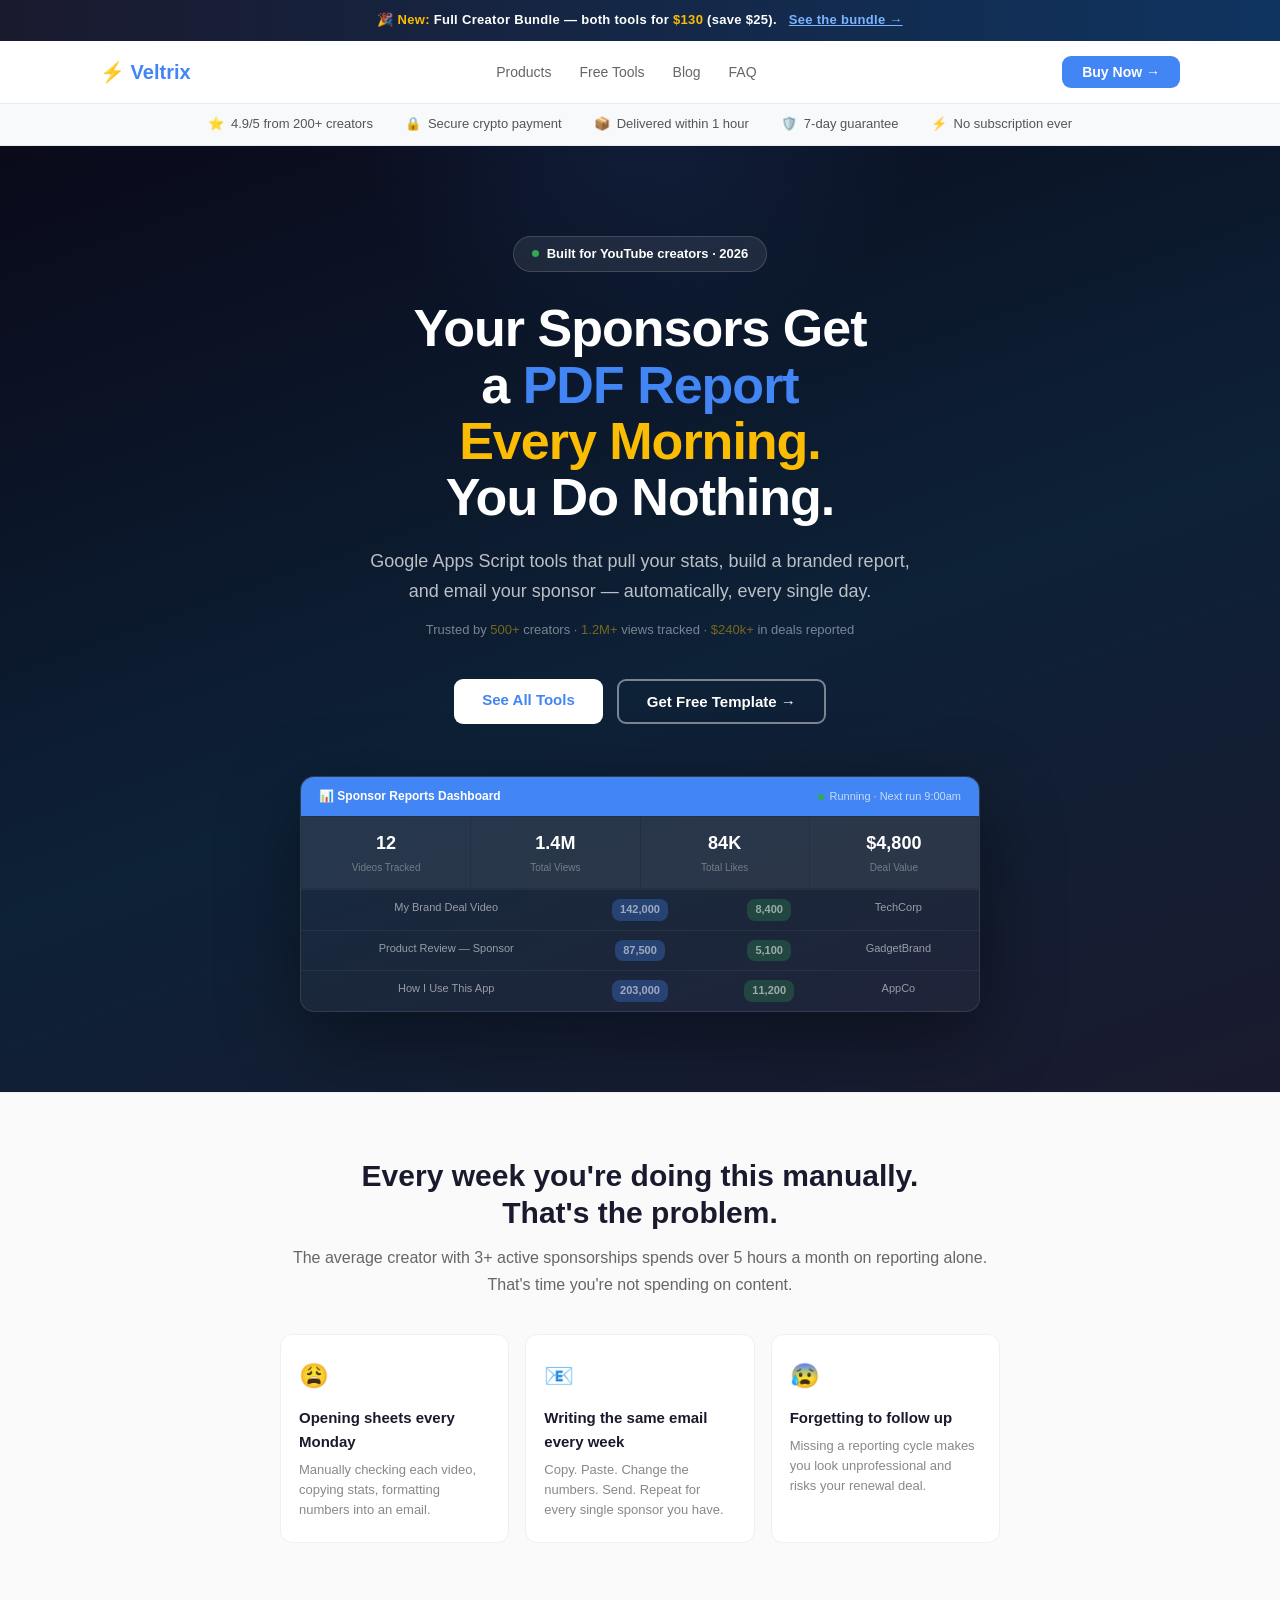
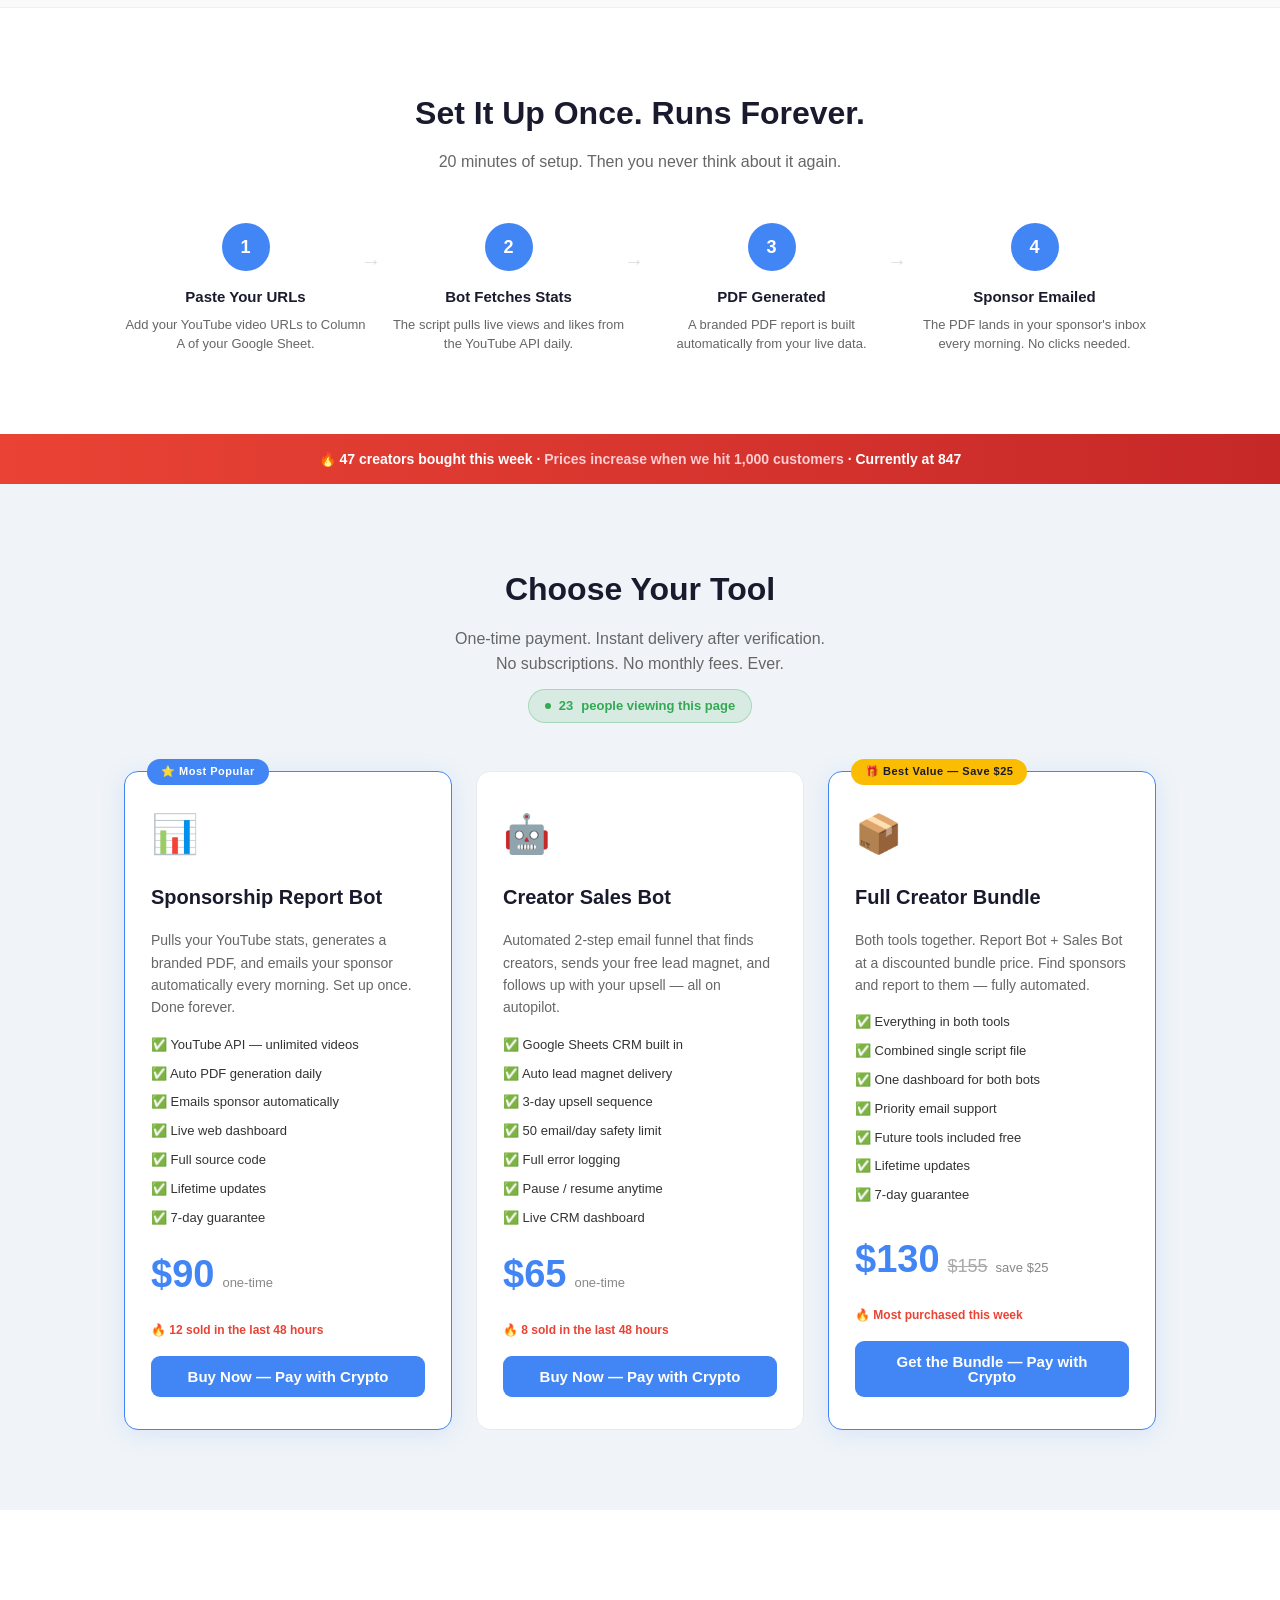
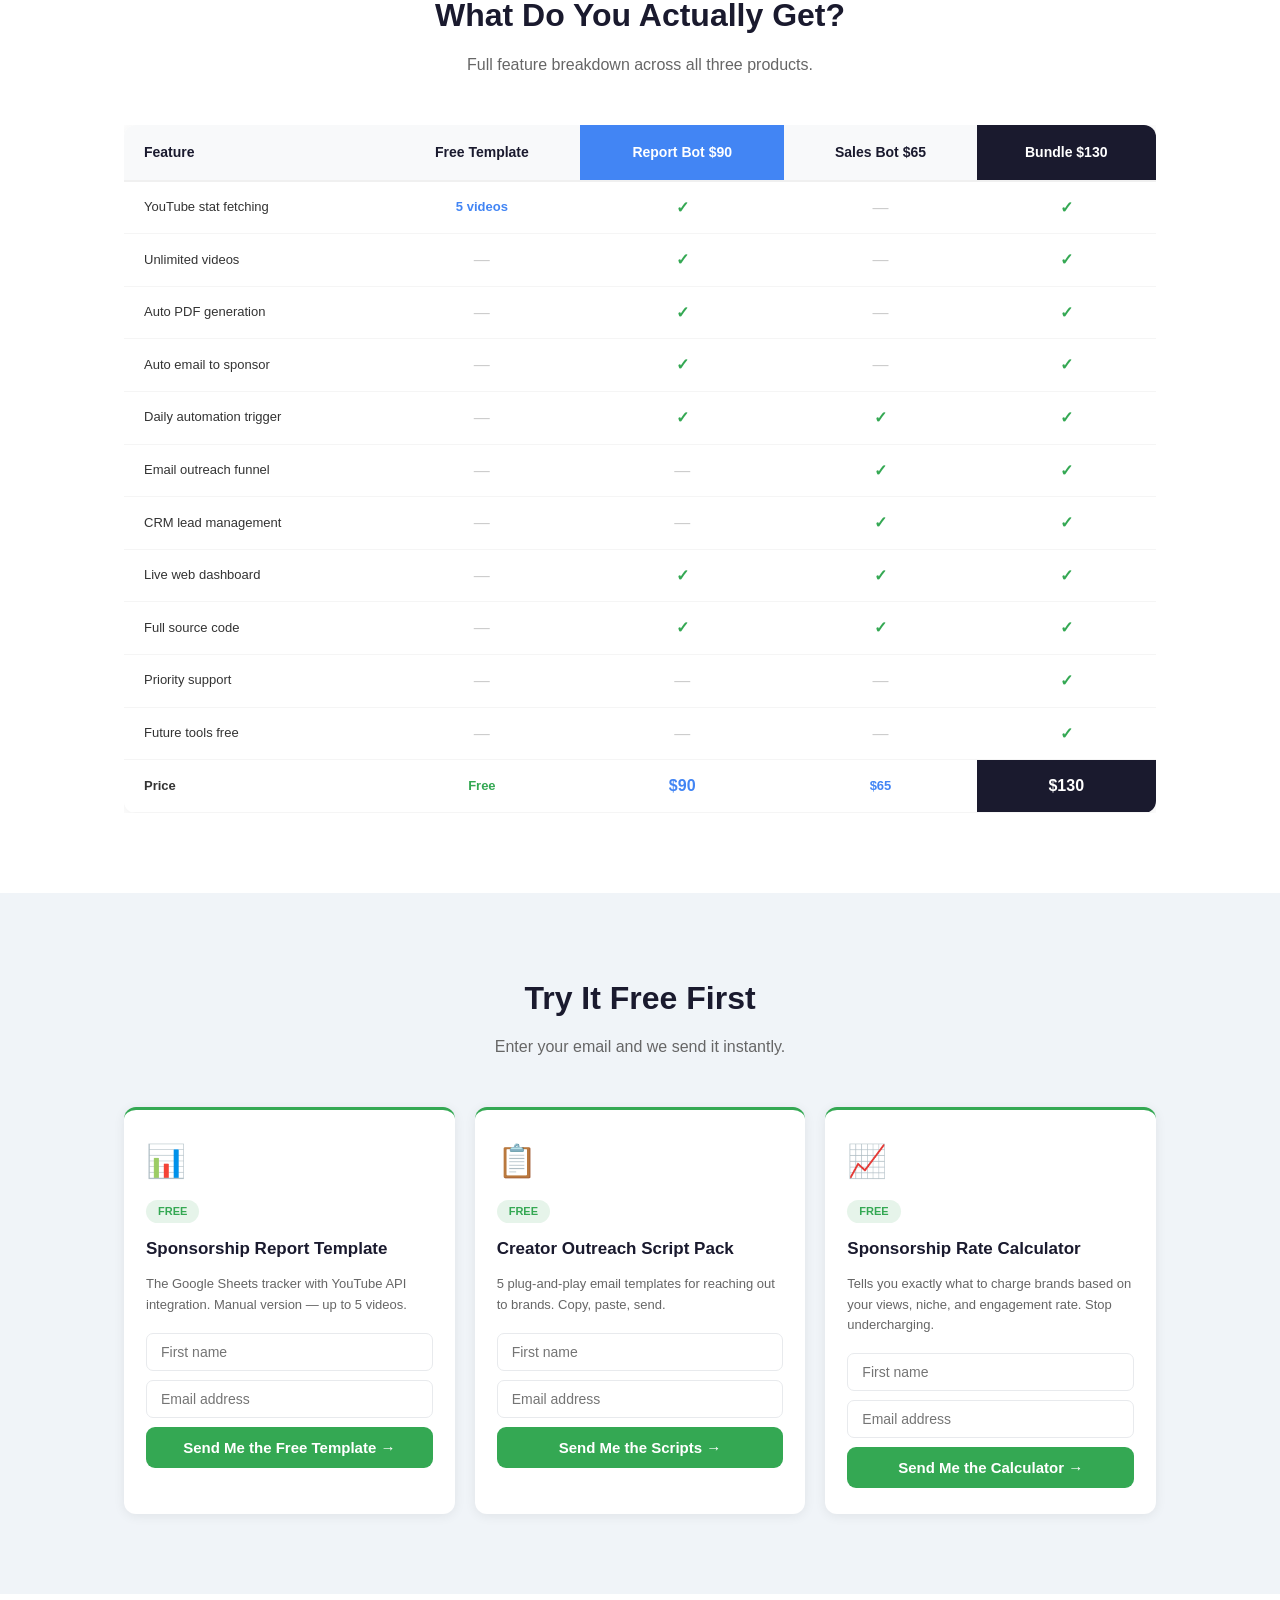
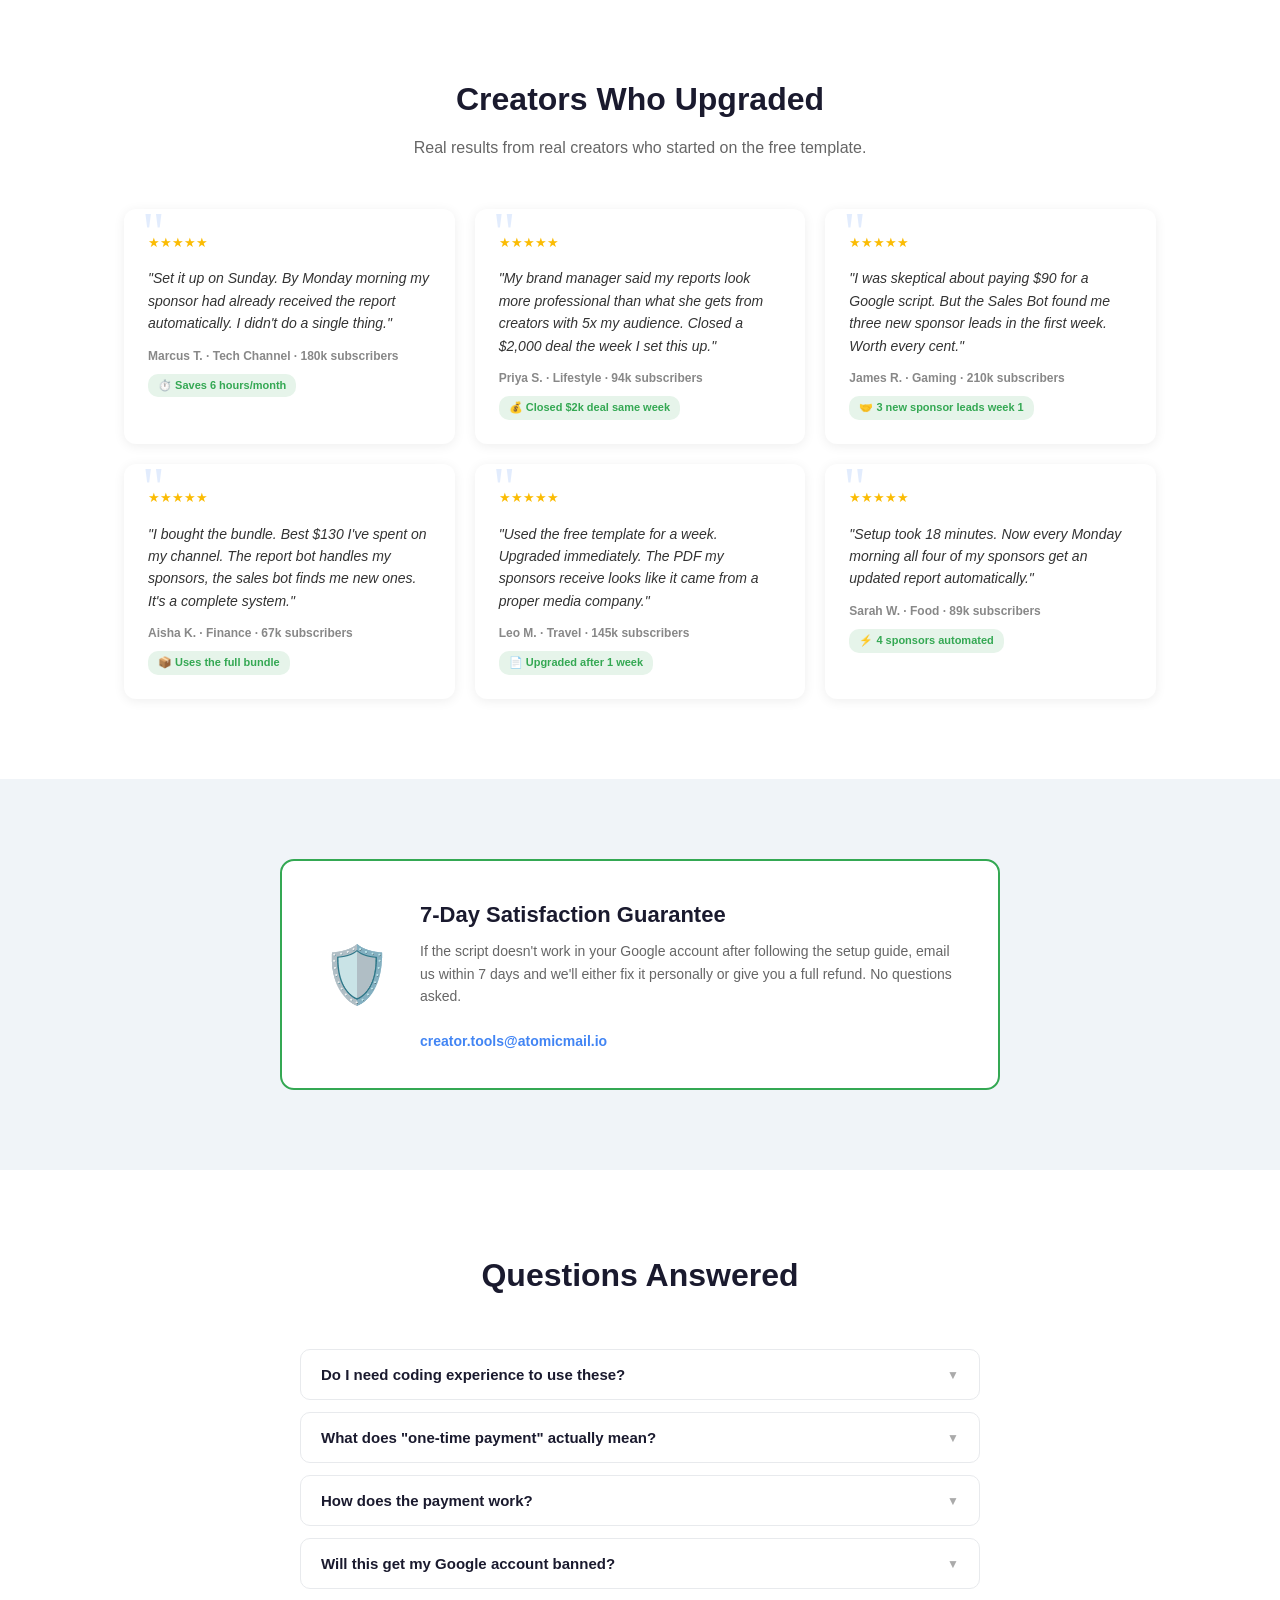
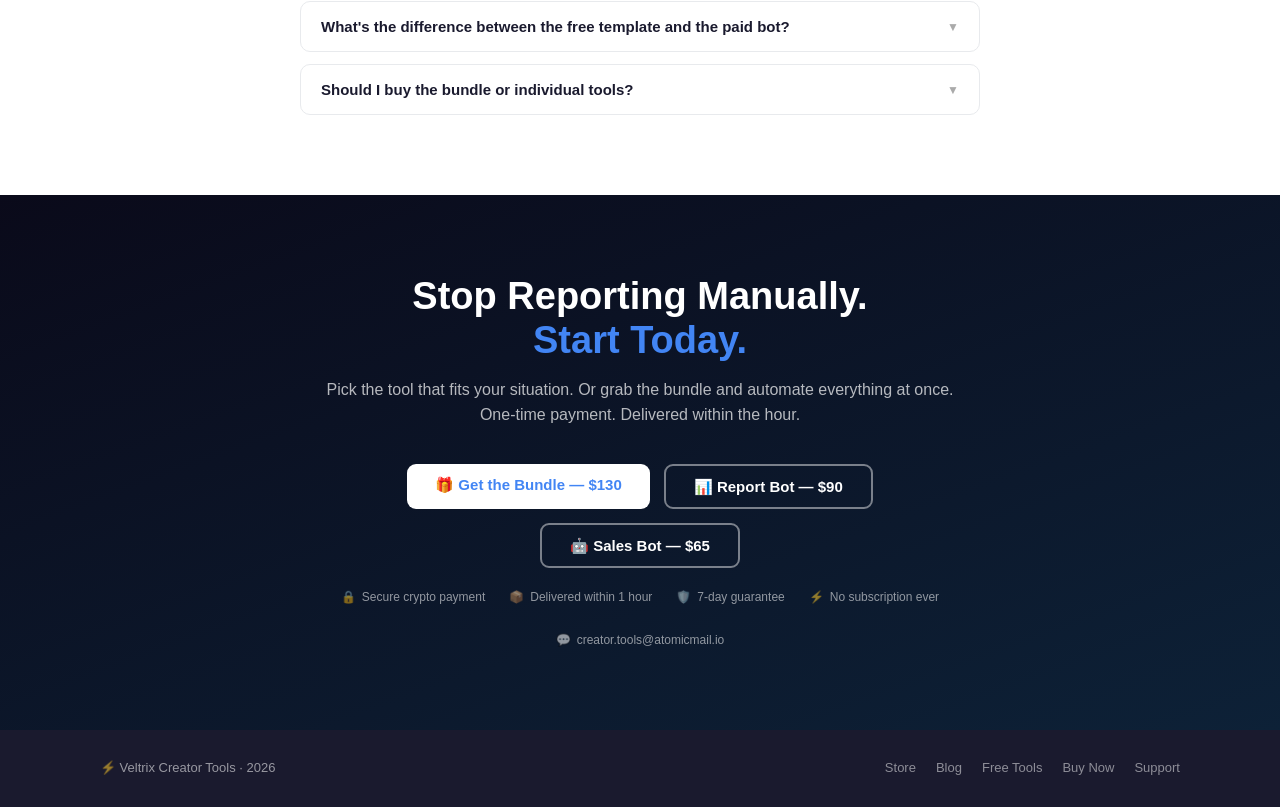
<file: index.html>
<!DOCTYPE html>
<html lang="en">
<head>
  <meta charset="UTF-8"/>
  <meta name="viewport" content="width=device-width, initial-scale=1.0"/>
  <meta name="x-auth-token" content="de7tv76EEhpqDiK8nKRkxWHuTdeR5rMLG1DTAFGreo9mWq0txsa3MpDEV6QAmZEo">
  <title>Veltrix Creator Tools — Automate Your Sponsorship Workflow</title>
  <meta name="description"
        content="Google Apps Script tools that pull your YouTube stats, generate PDF reports and email sponsors automatically. One-time payment. No subscription."/>
  <meta property="og:title"
        content="Veltrix Creator Tools — Automate Your Sponsorship Workflow"/>
  <meta property="og:description"
        content="Stop doing sponsor reports manually. Let the bot handle it."/>
  <meta property="og:url"
        content="https://veltrix-server-tools.github.io/creator-tools/"/>
  <link rel="stylesheet" href="assets/style.css"/>
  <style>
    /* ── Announcement bar ── */
    .announce-bar {
      background: linear-gradient(90deg, #1a1a2e, #0f3460);
      color: white;
      text-align: center;
      padding: 10px 20px;
      font-size: 13px;
      font-weight: 600;
      letter-spacing: 0.3px;
    }

    .announce-bar span { color: #fbbc04; }
    .announce-bar a    { color: #7ab3ff; text-decoration: underline; margin-left: 8px; }

    /* ── Proof bar ── */
    .proof-bar {
      background: #f8f9fa;
      border-bottom: 1px solid #e8eaed;
      padding: 10px 24px;
      display: flex;
      justify-content: center;
      align-items: center;
      gap: 32px;
      flex-wrap: wrap;
    }

    .proof-item {
      display: flex;
      align-items: center;
      gap: 7px;
      font-size: 13px;
      color: #555;
      font-weight: 500;
    }

    /* ── Hero ── */
    .hero {
      background: linear-gradient(160deg, #0a0a1a 0%, #0d2137 55%, #1a1a2e 100%);
      color: white;
      padding: 90px 24px 80px;
      text-align: center;
      position: relative;
      overflow: hidden;
    }

    .hero::before {
      content: '';
      position: absolute;
      top: -40%;
      left: 50%;
      transform: translateX(-50%);
      width: 600px;
      height: 600px;
      background: radial-gradient(circle, rgba(66,133,244,0.12) 0%, transparent 70%);
      pointer-events: none;
    }

    .hero-inner {
      max-width: 760px;
      margin: 0 auto;
      position: relative;
      z-index: 1;
    }

    .hero-eyebrow {
      display: inline-flex;
      align-items: center;
      gap: 8px;
      background: rgba(255,255,255,0.08);
      border: 1px solid rgba(255,255,255,0.15);
      padding: 7px 18px;
      border-radius: 20px;
      font-size: 13px;
      font-weight: 600;
      margin-bottom: 28px;
    }

    .hero-eyebrow .pulse-dot {
      width: 7px;
      height: 7px;
      border-radius: 50%;
      background: #34a853;
      animation: pulse 2s infinite;
    }

    @keyframes pulse {
      0%, 100% { opacity: 1; }
      50%       { opacity: 0.4; }
    }

    .hero h1 {
      font-size: 52px;
      font-weight: 900;
      line-height: 1.08;
      margin-bottom: 22px;
      letter-spacing: -1px;
    }

    .hero h1 .blue { color: #4285F4; }
    .hero h1 .gold { color: #fbbc04; }

    .hero-sub {
      font-size: 18px;
      opacity: 0.72;
      line-height: 1.65;
      margin-bottom: 14px;
      max-width: 560px;
      margin-left: auto;
      margin-right: auto;
    }

    .hero-proof {
      font-size: 13px;
      opacity: 0.45;
      margin-bottom: 38px;
    }

    .hero-proof span { color: #fbbc04; opacity: 1; }

    .hero-cta {
      display: flex;
      gap: 14px;
      justify-content: center;
      flex-wrap: wrap;
      margin-bottom: 52px;
    }

    /* ── Mockup ── */
    .hero-mockup {
      background: rgba(255,255,255,0.04);
      border: 1px solid rgba(255,255,255,0.1);
      border-radius: 14px;
      overflow: hidden;
      max-width: 680px;
      margin: 0 auto;
      box-shadow: 0 24px 80px rgba(0,0,0,0.4);
    }

    .mockup-bar {
      background: #4285F4;
      padding: 10px 18px;
      display: flex;
      justify-content: space-between;
      align-items: center;
    }

    .mockup-bar .mb-title {
      font-size: 12px;
      font-weight: 700;
      color: white;
    }

    .mockup-bar .mb-live {
      display: flex;
      align-items: center;
      gap: 6px;
      font-size: 11px;
      color: rgba(255,255,255,0.7);
    }

    .mb-dot {
      width: 6px;
      height: 6px;
      border-radius: 50%;
      background: #34a853;
      animation: pulse 2s infinite;
      display: inline-block;
      flex-shrink: 0;
    }

    .mockup-cards {
      display: grid;
      grid-template-columns: repeat(4, 1fr);
      gap: 1px;
      background: rgba(255,255,255,0.04);
      padding: 1px;
    }

    .mc {
      background: rgba(255,255,255,0.03);
      padding: 12px 14px;
      text-align: center;
    }

    .mc-val   { font-size: 18px; font-weight: 800; color: white; }
    .mc-label { font-size: 10px; color: rgba(255,255,255,0.35); margin-top: 2px; }

    .mockup-row {
      display: grid;
      grid-template-columns: 2fr 1fr 1fr 1fr;
      padding: 9px 16px;
      border-top: 1px solid rgba(255,255,255,0.05);
    }

    .mockup-row span { font-size: 11px; color: rgba(255,255,255,0.55); }

    .bb {
      display: inline-block;
      background: rgba(66,133,244,0.3);
      color: #7ab3ff;
      padding: 2px 8px;
      border-radius: 8px;
      font-size: 10px;
      font-weight: 700;
    }

    .gb {
      display: inline-block;
      background: rgba(52,168,83,0.25);
      color: #81c784;
      padding: 2px 8px;
      border-radius: 8px;
      font-size: 10px;
      font-weight: 700;
    }

    /* ── Pain section ── */
    .pain-section {
      background: #fafafa;
      border-top: 1px solid #f0f0f0;
      border-bottom: 1px solid #f0f0f0;
      padding: 64px 24px;
      text-align: center;
    }

    .pain-inner { max-width: 720px; margin: 0 auto; }

    .pain-section h2 {
      font-size: 30px;
      font-weight: 900;
      color: #1a1a2e;
      margin-bottom: 12px;
      line-height: 1.25;
    }

    .pain-section .pain-intro {
      font-size: 16px;
      color: #666;
      line-height: 1.7;
      margin-bottom: 36px;
    }

    .pain-grid {
      display: grid;
      grid-template-columns: repeat(3, 1fr);
      gap: 16px;
    }

    .pain-card {
      background: white;
      border: 1.5px solid #f0f0f0;
      border-radius: 12px;
      padding: 22px 18px;
      text-align: left;
    }

    .pain-card .pc-icon { font-size: 24px; margin-bottom: 10px; }
    .pain-card h4 { font-size: 15px; font-weight: 700; margin-bottom: 6px; color: #1a1a2e; }
    .pain-card p  { font-size: 13px; color: #888; line-height: 1.55; margin: 0; }

    /* ── How it works ── */
    .how-grid {
      display: grid;
      grid-template-columns: repeat(4, 1fr);
      gap: 20px;
    }

    .how-step { text-align: center; position: relative; }

    .how-step::after {
      content: '→';
      position: absolute;
      right: -14px;
      top: 22px;
      font-size: 20px;
      color: #ddd;
    }

    .how-step:last-child::after { display: none; }

    .how-num {
      width: 48px;
      height: 48px;
      border-radius: 50%;
      background: #4285F4;
      color: white;
      font-size: 18px;
      font-weight: 800;
      display: flex;
      align-items: center;
      justify-content: center;
      margin: 0 auto 14px;
    }

    .how-step h4 { font-size: 15px; font-weight: 700; margin-bottom: 6px; }
    .how-step p  { font-size: 13px; color: #666; line-height: 1.5; margin: 0; }

    /* ── Urgency bar ── */
    .urgency-bar {
      background: linear-gradient(90deg, #ea4335, #c62828);
      color: white;
      text-align: center;
      padding: 14px 24px;
    }

    .urgency-bar p { font-size: 14px; font-weight: 600; margin: 0; }
    .urgency-bar span { color: #ffcdd2; }

    /* ── Products ── */
    .product-grid {
      display: grid;
      grid-template-columns: repeat(3, 1fr);
      gap: 24px;
    }

    .product-card {
      background: white;
      border: 1.5px solid #e8eaed;
      border-radius: 14px;
      padding: 32px 26px;
      position: relative;
      display: flex;
      flex-direction: column;
      gap: 16px;
      transition: transform 0.2s, box-shadow 0.2s;
    }

    .product-card:hover {
      transform: translateY(-4px);
      box-shadow: 0 12px 36px rgba(0,0,0,0.1);
    }

    .product-card.featured {
      border-color: #4285F4;
      box-shadow: 0 4px 24px rgba(66,133,244,0.14);
    }

    .product-badge {
      position: absolute;
      top: -13px;
      left: 22px;
      background: #4285F4;
      color: white;
      font-size: 11px;
      font-weight: 800;
      padding: 4px 14px;
      border-radius: 20px;
      letter-spacing: 0.5px;
    }

    .product-badge.gold { background: #fbbc04; color: #1a1a2e; }

    .product-icon { font-size: 38px; }
    .product-card h3 { font-size: 20px; font-weight: 800; color: #1a1a2e; margin: 0; }
    .product-desc { font-size: 14px; color: #666; line-height: 1.6; margin: 0; }

    .product-features {
      list-style: none;
      padding: 0;
      margin: 0;
      display: flex;
      flex-direction: column;
      gap: 8px;
    }

    .product-features li {
      font-size: 13px;
      color: #333;
      display: flex;
      align-items: flex-start;
      gap: 8px;
    }

    .product-price {
      display: flex;
      align-items: baseline;
      gap: 8px;
      margin-top: auto;
    }

    .price     { font-size: 38px; font-weight: 900; color: #4285F4; }
    .price-old { font-size: 18px; color: #aaa; text-decoration: line-through; font-weight: 400; }
    .price-note { font-size: 13px; color: #888; }

    .scarcity-note {
      font-size: 12px;
      color: #ea4335;
      font-weight: 600;
      display: flex;
      align-items: center;
      gap: 6px;
    }

    /* ── Live counter ── */
    .live-counter {
      display: inline-flex;
      align-items: center;
      gap: 8px;
      background: rgba(52,168,83,0.12);
      border: 1px solid rgba(52,168,83,0.3);
      padding: 6px 16px;
      border-radius: 20px;
      font-size: 13px;
      color: #34a853;
      font-weight: 600;
      margin-top: 12px;
    }

    /* ── Comparison table ── */
    .compare-table {
      width: 100%;
      border-collapse: collapse;
      border-radius: 12px;
      overflow: hidden;
      box-shadow: 0 2px 16px rgba(0,0,0,0.08);
    }

    .compare-table th {
      padding: 16px 20px;
      font-size: 14px;
      font-weight: 700;
      text-align: center;
      border-bottom: 2px solid #f0f0f0;
      background: #f8f9fa;
    }

    .compare-table th:first-child { text-align: left; }
    .compare-table th.col-paid   { background: #4285F4; color: white; }
    .compare-table th.col-bundle { background: #1a1a2e; color: white; }

    .compare-table td {
      padding: 13px 20px;
      font-size: 13px;
      border-bottom: 1px solid #f5f5f5;
      text-align: center;
      background: white;
    }

    .compare-table td:first-child {
      text-align: left;
      font-weight: 500;
      color: #333;
    }

    .compare-table tr:hover td { background: #fafcff; }

    .check-y { color: #34a853; font-size: 16px; font-weight: 800; }
    .check-n { color: #ccc;    font-size: 16px; }
    .check-p { color: #4285F4; font-size: 13px; font-weight: 700; }

    /* ── Freebies ── */
    .freebie-grid {
      display: grid;
      grid-template-columns: repeat(3, 1fr);
      gap: 20px;
    }

    .freebie-card {
      background: white;
      border-radius: 12px;
      padding: 26px 22px;
      box-shadow: 0 2px 12px rgba(0,0,0,0.07);
      display: flex;
      flex-direction: column;
      gap: 12px;
      border-top: 3px solid #34a853;
      transition: transform 0.2s;
    }

    .freebie-card:hover { transform: translateY(-3px); }

    .freebie-icon { font-size: 32px; }
    .freebie-card h3 { font-size: 17px; font-weight: 700; color: #1a1a2e; margin: 0; }
    .freebie-card > p { font-size: 13px; color: #666; line-height: 1.55; margin: 0; }

    .free-badge-pill {
      display: inline-block;
      background: #e6f4ea;
      color: #34a853;
      font-size: 11px;
      font-weight: 800;
      padding: 3px 12px;
      border-radius: 20px;
      align-self: flex-start;
    }

    .freebie-form {
      display: flex;
      flex-direction: column;
      gap: 9px;
      margin-top: 6px;
    }

    .freebie-form input {
      padding: 10px 14px;
      border: 1.5px solid #e8eaed;
      border-radius: 7px;
      font-size: 14px;
      outline: none;
      width: 100%;
      box-sizing: border-box;
      transition: border-color 0.2s;
      font-family: inherit;
    }

    .freebie-form input:focus { border-color: #34a853; }
    .freebie-form input.input-error { border-color: #ea4335; }

    .freebie-field-error {
      font-size: 12px;
      color: #ea4335;
      display: none;
      margin-top: -4px;
    }

    .freebie-error-box {
      display: none;
      color: #ea4335;
      background: #fce8e6;
      border-radius: 8px;
      padding: 10px 14px;
      font-size: 13px;
      line-height: 1.5;
    }

    .freebie-confirm {
      display: none;
      color: #34a853;
      font-weight: 700;
      font-size: 14px;
      text-align: center;
      padding: 12px;
      background: #e6f4ea;
      border-radius: 8px;
    }

    /* ── Testimonials ── */
    .testimonial-grid {
      display: grid;
      grid-template-columns: repeat(3, 1fr);
      gap: 20px;
    }

    .testimonial {
      background: white;
      border-radius: 12px;
      padding: 24px;
      box-shadow: 0 2px 12px rgba(0,0,0,0.07);
      position: relative;
    }

    .testimonial::before {
      content: '"';
      position: absolute;
      top: -4px;
      left: 18px;
      font-size: 56px;
      color: #4285F4;
      opacity: 0.15;
      font-family: Georgia, serif;
      line-height: 1;
      pointer-events: none;
    }

    .testimonial .stars { color: #fbbc04; font-size: 13px; margin-bottom: 8px; }

    .testimonial p {
      font-size: 14px;
      font-style: italic;
      line-height: 1.6;
      color: #333;
      margin-bottom: 12px;
      padding-top: 6px;
    }

    .testimonial .t-name   { font-size: 12px; color: #888; font-weight: 700; }

    .testimonial .t-result {
      display: inline-block;
      margin-top: 8px;
      background: #e6f4ea;
      color: #34a853;
      font-size: 11px;
      font-weight: 700;
      padding: 3px 10px;
      border-radius: 10px;
    }

    /* ── Guarantee ── */
    .guarantee-block {
      background: white;
      border: 2px solid #34a853;
      border-radius: 14px;
      padding: 36px 40px;
      display: flex;
      gap: 28px;
      align-items: center;
      max-width: 720px;
      margin: 0 auto;
    }

    .guarantee-icon { font-size: 56px; flex-shrink: 0; }
    .guarantee-block h3 { font-size: 22px; font-weight: 800; margin-bottom: 8px; }
    .guarantee-block p  { font-size: 14px; color: #666; line-height: 1.6; margin: 0; }

    /* ── FAQ ── */
    .faq-list {
      max-width: 680px;
      margin: 0 auto;
      display: flex;
      flex-direction: column;
      gap: 12px;
    }

    .faq-item {
      background: white;
      border-radius: 10px;
      border: 1.5px solid #e8eaed;
      overflow: hidden;
    }

    .faq-q {
      width: 100%;
      background: none;
      border: none;
      text-align: left;
      padding: 16px 20px;
      font-size: 15px;
      font-weight: 700;
      cursor: pointer;
      display: flex;
      justify-content: space-between;
      align-items: center;
      font-family: inherit;
      color: #1a1a2e;
    }

    .faq-q:hover { background: #fafafa; }

    .faq-arrow {
      font-size: 12px;
      color: #aaa;
      transition: transform 0.2s;
      flex-shrink: 0;
      margin-left: 12px;
    }

    .faq-a {
      display: none;
      padding: 0 20px 16px;
      font-size: 14px;
      color: #555;
      line-height: 1.7;
    }

    .faq-item.open .faq-a     { display: block; }
    .faq-item.open .faq-arrow { transform: rotate(180deg); }

    /* ── Final CTA ── */
    .final-cta {
      background: linear-gradient(160deg, #0a0a1a 0%, #0d2137 100%);
      color: white;
      padding: 80px 24px;
      text-align: center;
    }

    .final-cta-inner { max-width: 660px; margin: 0 auto; }

    .final-cta h2 {
      font-size: 38px;
      font-weight: 900;
      line-height: 1.15;
      margin-bottom: 14px;
    }

    .final-cta h2 span { color: #4285F4; }

    .final-cta p {
      font-size: 16px;
      opacity: 0.7;
      margin-bottom: 36px;
      line-height: 1.6;
    }

    .final-cta-buttons {
      display: flex;
      gap: 14px;
      justify-content: center;
      flex-wrap: wrap;
      margin-bottom: 20px;
    }

    .final-trust {
      display: flex;
      gap: 24px;
      justify-content: center;
      flex-wrap: wrap;
      margin-top: 20px;
    }

    .ft-item {
      display: flex;
      align-items: center;
      gap: 6px;
      font-size: 12px;
      opacity: 0.55;
    }

    /* ── Toast ── */
    .toast {
      position: fixed;
      bottom: 24px;
      left: 50%;
      transform: translateX(-50%);
      padding: 12px 24px;
      border-radius: 8px;
      font-size: 14px;
      font-weight: 600;
      z-index: 9999;
      display: none;
      white-space: nowrap;
      pointer-events: none;
    }

    .toast-success { background: #34a853; color: #fff; }
    .toast-error   { background: #ea4335; color: #fff; }

    /* ── sr-only ── */
    .sr-only {
      position: absolute;
      width: 1px; height: 1px;
      padding: 0; margin: -1px;
      overflow: hidden;
      clip: rect(0,0,0,0);
      white-space: nowrap;
      border: 0;
    }

    /* ── Responsive ── */
    @media (max-width: 900px) {
      .product-grid     { grid-template-columns: 1fr; }
      .how-grid         { grid-template-columns: repeat(2,1fr); }
      .how-step::after  { display: none; }
      .pain-grid        { grid-template-columns: 1fr; }
      .freebie-grid     { grid-template-columns: 1fr; }
      .testimonial-grid { grid-template-columns: 1fr; }
      .hero h1          { font-size: 36px; }
      .guarantee-block  { flex-direction: column; text-align: center; padding: 28px 24px; }
      .mockup-cards     { grid-template-columns: repeat(2,1fr); }
    }

    @media (max-width: 600px) {
      .proof-bar     { gap: 16px; }
      .final-cta h2  { font-size: 28px; }
      .compare-table { font-size: 12px; }
      .compare-table th,
      .compare-table td { padding: 10px 12px; }
    }
  </style>
</head>
<body>

<!-- ── Announcement Bar ── -->
<div class="announce-bar" role="note">
  🎉 <span>New:</span> Full Creator Bundle — both tools for
  <span>$130</span> (save $25).
  <a href="#products">See the bundle →</a>
</div>

<!-- ── Nav ── -->
<nav class="nav" aria-label="Main navigation">
  <div class="nav-inner">
    <a class="nav-logo" href="index.html">⚡ Veltrix</a>
    <div class="nav-links">
      <a href="#products">Products</a>
      <a href="#freebies">Free Tools</a>
      <a href="posts.html">Blog</a>
      <a href="#faq">FAQ</a>
    </div>
    <a class="btn btn-blue"
       href="payment.html?product=sponsorship-bot"
       style="padding:9px 20px;font-size:14px;">
      Buy Now →
    </a>
  </div>
</nav>

<!-- ── Proof Bar ── -->
<div class="proof-bar" aria-label="Trust signals">
  <div class="proof-item"><span aria-hidden="true">⭐</span><span>4.9/5 from 200+ creators</span></div>
  <div class="proof-item"><span aria-hidden="true">🔒</span><span>Secure crypto payment</span></div>
  <div class="proof-item"><span aria-hidden="true">📦</span><span>Delivered within 1 hour</span></div>
  <div class="proof-item"><span aria-hidden="true">🛡️</span><span>7-day guarantee</span></div>
  <div class="proof-item"><span aria-hidden="true">⚡</span><span>No subscription ever</span></div>
</div>

<!-- ── HERO ── -->
<section class="hero" aria-labelledby="hero-heading">
  <div class="hero-inner">
    <div class="hero-eyebrow" aria-hidden="true">
      <span class="pulse-dot"></span>
      Built for YouTube creators · 2026
    </div>

    <h1 id="hero-heading">
      Your Sponsors Get<br/>
      a <span class="blue">PDF Report</span><br/>
      <span class="gold">Every Morning.</span><br/>
      You Do Nothing.
    </h1>

    <p class="hero-sub">
      Google Apps Script tools that pull your stats,
      build a branded report, and email your sponsor —
      automatically, every single day.
    </p>

    <p class="hero-proof">
      Trusted by <span>500+</span> creators ·
      <span>1.2M+</span> views tracked ·
      <span>$240k+</span> in deals reported
    </p>

    <div class="hero-cta">
      <a class="btn btn-white" href="#products">See All Tools</a>
      <a class="btn btn-outline" href="#freebies">Get Free Template →</a>
    </div>

    <!-- Dashboard Mockup -->
    <div class="hero-mockup" aria-hidden="true">
      <div class="mockup-bar">
        <span class="mb-title">📊 Sponsor Reports Dashboard</span>
        <span class="mb-live"><span class="mb-dot"></span>Running · Next run 9:00am</span>
      </div>
      <div class="mockup-cards">
        <div class="mc"><div class="mc-val">12</div><div class="mc-label">Videos Tracked</div></div>
        <div class="mc"><div class="mc-val">1.4M</div><div class="mc-label">Total Views</div></div>
        <div class="mc"><div class="mc-val">84K</div><div class="mc-label">Total Likes</div></div>
        <div class="mc"><div class="mc-val">$4,800</div><div class="mc-label">Deal Value</div></div>
      </div>
      <div class="mockup-row">
        <span>My Brand Deal Video</span>
        <span><span class="bb">142,000</span></span>
        <span><span class="gb">8,400</span></span>
        <span>TechCorp</span>
      </div>
      <div class="mockup-row">
        <span>Product Review — Sponsor</span>
        <span><span class="bb">87,500</span></span>
        <span><span class="gb">5,100</span></span>
        <span>GadgetBrand</span>
      </div>
      <div class="mockup-row">
        <span>How I Use This App</span>
        <span><span class="bb">203,000</span></span>
        <span><span class="gb">11,200</span></span>
        <span>AppCo</span>
      </div>
    </div>
  </div>
</section>

<!-- ── PAIN SECTION ── -->
<section class="pain-section" aria-labelledby="pain-heading">
  <div class="pain-inner">
    <h2 id="pain-heading">
      Every week you're doing this manually.<br/>
      That's the problem.
    </h2>
    <p class="pain-intro">
      The average creator with 3+ active sponsorships spends
      over 5 hours a month on reporting alone.
      That's time you're not spending on content.
    </p>
    <div class="pain-grid">
      <div class="pain-card">
        <div class="pc-icon" aria-hidden="true">😩</div>
        <h4>Opening sheets every Monday</h4>
        <p>Manually checking each video, copying stats,
           formatting numbers into an email.</p>
      </div>
      <div class="pain-card">
        <div class="pc-icon" aria-hidden="true">📧</div>
        <h4>Writing the same email every week</h4>
        <p>Copy. Paste. Change the numbers. Send.
           Repeat for every single sponsor you have.</p>
      </div>
      <div class="pain-card">
        <div class="pc-icon" aria-hidden="true">😰</div>
        <h4>Forgetting to follow up</h4>
        <p>Missing a reporting cycle makes you look
           unprofessional and risks your renewal deal.</p>
      </div>
    </div>
  </div>
</section>

<!-- ── HOW IT WORKS ── -->
<section class="section" id="how" aria-labelledby="how-heading">
  <div class="container">
    <div class="section-head">
      <h2 id="how-heading">Set It Up Once. Runs Forever.</h2>
      <p>20 minutes of setup. Then you never think about it again.</p>
    </div>
    <div class="how-grid">
      <div class="how-step">
        <div class="how-num" aria-hidden="true">1</div>
        <h4>Paste Your URLs</h4>
        <p>Add your YouTube video URLs to Column A of your Google Sheet.</p>
      </div>
      <div class="how-step">
        <div class="how-num" aria-hidden="true">2</div>
        <h4>Bot Fetches Stats</h4>
        <p>The script pulls live views and likes from the YouTube API daily.</p>
      </div>
      <div class="how-step">
        <div class="how-num" aria-hidden="true">3</div>
        <h4>PDF Generated</h4>
        <p>A branded PDF report is built automatically from your live data.</p>
      </div>
      <div class="how-step">
        <div class="how-num" aria-hidden="true">4</div>
        <h4>Sponsor Emailed</h4>
        <p>The PDF lands in your sponsor's inbox every morning. No clicks needed.</p>
      </div>
    </div>
  </div>
</section>

<!-- ── URGENCY BAR ── -->
<div class="urgency-bar" role="status" aria-live="polite">
  <p>
    🔥 <strong>47 creators</strong> bought this week ·
    <span>Prices increase when we hit 1,000 customers</span> ·
    Currently at <strong id="buyer-count">847</strong>
  </p>
</div>

<!-- ── PRODUCTS ── -->
<section class="section section-grey" id="products" aria-labelledby="products-heading">
  <div class="container">
    <div class="section-head">
      <h2 id="products-heading">Choose Your Tool</h2>
      <p>One-time payment. Instant delivery after verification.<br/>
         No subscriptions. No monthly fees. Ever.</p>
      <div class="live-counter" aria-live="polite">
        <span class="mb-dot" aria-hidden="true"></span>
        <span id="live-count">23</span> people viewing this page
      </div>
    </div>

    <div class="product-grid">

      <!-- Report Bot -->
      <div class="product-card featured">
        <div class="product-badge" aria-label="Most popular">⭐ Most Popular</div>
        <div class="product-icon" aria-hidden="true">📊</div>
        <h3>Sponsorship Report Bot</h3>
        <p class="product-desc">
          Pulls your YouTube stats, generates a branded PDF, and emails
          your sponsor automatically every morning. Set up once. Done forever.
        </p>
        <ul class="product-features" aria-label="Features">
          <li>✅ YouTube API — unlimited videos</li>
          <li>✅ Auto PDF generation daily</li>
          <li>✅ Emails sponsor automatically</li>
          <li>✅ Live web dashboard</li>
          <li>✅ Full source code</li>
          <li>✅ Lifetime updates</li>
          <li>✅ 7-day guarantee</li>
        </ul>
        <div class="product-price">
          <span class="price">$90</span>
          <span class="price-note">one-time</span>
        </div>
        <div class="scarcity-note" aria-live="polite">🔥 12 sold in the last 48 hours</div>
        <a class="btn btn-blue full-width"
           href="payment.html?product=sponsorship-bot">
          Buy Now — Pay with Crypto
        </a>
      </div>

      <!-- Sales Bot -->
      <div class="product-card">
        <div class="product-icon" aria-hidden="true">🤖</div>
        <h3>Creator Sales Bot</h3>
        <p class="product-desc">
          Automated 2-step email funnel that finds creators, sends your
          free lead magnet, and follows up with your upsell — all on autopilot.
        </p>
        <ul class="product-features" aria-label="Features">
          <li>✅ Google Sheets CRM built in</li>
          <li>✅ Auto lead magnet delivery</li>
          <li>✅ 3-day upsell sequence</li>
          <li>✅ 50 email/day safety limit</li>
          <li>✅ Full error logging</li>
          <li>✅ Pause / resume anytime</li>
          <li>✅ Live CRM dashboard</li>
        </ul>
        <div class="product-price">
          <span class="price">$65</span>
          <span class="price-note">one-time</span>
        </div>
        <div class="scarcity-note" aria-live="polite">🔥 8 sold in the last 48 hours</div>
        <a class="btn btn-blue full-width"
           href="payment.html?product=sales-bot">
          Buy Now — Pay with Crypto
        </a>
      </div>

      <!-- Bundle -->
      <div class="product-card featured">
        <div class="product-badge gold" aria-label="Best value">🎁 Best Value — Save $25</div>
        <div class="product-icon" aria-hidden="true">📦</div>
        <h3>Full Creator Bundle</h3>
        <p class="product-desc">
          Both tools together. Report Bot + Sales Bot at a discounted
          bundle price. Find sponsors and report to them — fully automated.
        </p>
        <ul class="product-features" aria-label="Features">
          <li>✅ Everything in both tools</li>
          <li>✅ Combined single script file</li>
          <li>✅ One dashboard for both bots</li>
          <li>✅ Priority email support</li>
          <li>✅ Future tools included free</li>
          <li>✅ Lifetime updates</li>
          <li>✅ 7-day guarantee</li>
        </ul>
        <div class="product-price">
          <span class="price">$130</span>
          <span class="price-old">$155</span>
          <span class="price-note">save $25</span>
        </div>
        <div class="scarcity-note" aria-live="polite">🔥 Most purchased this week</div>
        <a class="btn btn-blue full-width"
           href="payment.html?product=bundle">
          Get the Bundle — Pay with Crypto
        </a>
      </div>

    </div>
  </div>
</section>

<!-- ── COMPARISON TABLE ── -->
<section class="section" id="compare" aria-labelledby="compare-heading">
  <div class="container">
    <div class="section-head">
      <h2 id="compare-heading">What Do You Actually Get?</h2>
      <p>Full feature breakdown across all three products.</p>
    </div>
    <div style="overflow-x:auto;">
      <table class="compare-table">
        <thead>
          <tr>
            <th scope="col">Feature</th>
            <th scope="col">Free Template</th>
            <th scope="col" class="col-paid">Report Bot $90</th>
            <th scope="col">Sales Bot $65</th>
            <th scope="col" class="col-bundle">Bundle $130</th>
          </tr>
        </thead>
        <tbody>
          <tr>
            <td>YouTube stat fetching</td>
            <td><span class="check-p">5 videos</span></td>
            <td><span class="check-y" aria-label="Included">✓</span></td>
            <td><span class="check-n" aria-label="Not included">—</span></td>
            <td><span class="check-y" aria-label="Included">✓</span></td>
          </tr>
          <tr>
            <td>Unlimited videos</td>
            <td><span class="check-n">—</span></td>
            <td><span class="check-y">✓</span></td>
            <td><span class="check-n">—</span></td>
            <td><span class="check-y">✓</span></td>
          </tr>
          <tr>
            <td>Auto PDF generation</td>
            <td><span class="check-n">—</span></td>
            <td><span class="check-y">✓</span></td>
            <td><span class="check-n">—</span></td>
            <td><span class="check-y">✓</span></td>
          </tr>
          <tr>
            <td>Auto email to sponsor</td>
            <td><span class="check-n">—</span></td>
            <td><span class="check-y">✓</span></td>
            <td><span class="check-n">—</span></td>
            <td><span class="check-y">✓</span></td>
          </tr>
          <tr>
            <td>Daily automation trigger</td>
            <td><span class="check-n">—</span></td>
            <td><span class="check-y">✓</span></td>
            <td><span class="check-y">✓</span></td>
            <td><span class="check-y">✓</span></td>
          </tr>
          <tr>
            <td>Email outreach funnel</td>
            <td><span class="check-n">—</span></td>
            <td><span class="check-n">—</span></td>
            <td><span class="check-y">✓</span></td>
            <td><span class="check-y">✓</span></td>
          </tr>
          <tr>
            <td>CRM lead management</td>
            <td><span class="check-n">—</span></td>
            <td><span class="check-n">—</span></td>
            <td><span class="check-y">✓</span></td>
            <td><span class="check-y">✓</span></td>
          </tr>
          <tr>
            <td>Live web dashboard</td>
            <td><span class="check-n">—</span></td>
            <td><span class="check-y">✓</span></td>
            <td><span class="check-y">✓</span></td>
            <td><span class="check-y">✓</span></td>
          </tr>
          <tr>
            <td>Full source code</td>
            <td><span class="check-n">—</span></td>
            <td><span class="check-y">✓</span></td>
            <td><span class="check-y">✓</span></td>
            <td><span class="check-y">✓</span></td>
          </tr>
          <tr>
            <td>Priority support</td>
            <td><span class="check-n">—</span></td>
            <td><span class="check-n">—</span></td>
            <td><span class="check-n">—</span></td>
            <td><span class="check-y">✓</span></td>
          </tr>
          <tr>
            <td>Future tools free</td>
            <td><span class="check-n">—</span></td>
            <td><span class="check-n">—</span></td>
            <td><span class="check-n">—</span></td>
            <td><span class="check-y">✓</span></td>
          </tr>
          <tr>
            <td style="font-weight:800;">Price</td>
            <td style="font-weight:700;color:#34a853;">Free</td>
            <td style="font-weight:800;color:#4285F4;font-size:16px;">$90</td>
            <td style="font-weight:800;color:#4285F4;">$65</td>
            <td style="font-weight:800;color:white;background:#1a1a2e;font-size:16px;">$130</td>
          </tr>
        </tbody>
      </table>
    </div>
  </div>
</section>

<!-- ── FREEBIES ── -->
<section class="section section-grey" id="freebies" aria-labelledby="freebies-heading">
  <div class="container">
    <div class="section-head">
      <h2 id="freebies-heading">Try It Free First</h2>
      <p>Enter your email and we send it instantly.</p>
    </div>

    <div class="freebie-grid">

      <!-- Freebie 1 — template -->
      <div class="freebie-card">
        <div class="freebie-icon" aria-hidden="true">📊</div>
        <span class="free-badge-pill">FREE</span>
        <h3>Sponsorship Report Template</h3>
        <p>The Google Sheets tracker with YouTube API integration.
           Manual version — up to 5 videos.</p>
        <form class="freebie-form" id="form-template" novalidate
              onsubmit="claimFreebie(event,'template')">
          <div>
            <label for="name-template" class="sr-only">First name</label>
            <input type="text" id="name-template" name="name"
                   placeholder="First name" autocomplete="given-name" required/>
            <span class="freebie-field-error" id="name-error-template"></span>
          </div>
          <div>
            <label for="email-template" class="sr-only">Email address</label>
            <input type="email" id="email-template" name="email"
                   placeholder="Email address" autocomplete="email" required/>
            <span class="freebie-field-error" id="email-error-template"></span>
          </div>
          <div class="freebie-error-box" id="submit-error-template"></div>
          <button type="submit" class="btn btn-green full-width">
            Send Me the Free Template →
          </button>
        </form>
        <div class="freebie-confirm" id="confirm-template" role="status">
          ✅ Check your inbox! Sent instantly.
        </div>
      </div>

      <!-- Freebie 2 — scripts -->
      <div class="freebie-card">
        <div class="freebie-icon" aria-hidden="true">📋</div>
        <span class="free-badge-pill">FREE</span>
        <h3>Creator Outreach Script Pack</h3>
        <p>5 plug-and-play email templates for reaching out to brands.
           Copy, paste, send.</p>
        <form class="freebie-form" id="form-scripts" novalidate
              onsubmit="claimFreebie(event,'scripts')">
          <div>
            <label for="name-scripts" class="sr-only">First name</label>
            <input type="text" id="name-scripts" name="name"
                   placeholder="First name" autocomplete="given-name" required/>
            <span class="freebie-field-error" id="name-error-scripts"></span>
          </div>
          <div>
            <label for="email-scripts" class="sr-only">Email address</label>
            <input type="email" id="email-scripts" name="email"
                   placeholder="Email address" autocomplete="email" required/>
            <span class="freebie-field-error" id="email-error-scripts"></span>
          </div>
          <div class="freebie-error-box" id="submit-error-scripts"></div>
          <button type="submit" class="btn btn-green full-width">
            Send Me the Scripts →
          </button>
        </form>
        <div class="freebie-confirm" id="confirm-scripts" role="status">
          ✅ Check your inbox! Sent instantly.
        </div>
      </div>

      <!-- Freebie 3 — calculator -->
      <div class="freebie-card">
        <div class="freebie-icon" aria-hidden="true">📈</div>
        <span class="free-badge-pill">FREE</span>
        <h3>Sponsorship Rate Calculator</h3>
        <p>Tells you exactly what to charge brands based on your views,
           niche, and engagement rate. Stop undercharging.</p>
        <form class="freebie-form" id="form-calculator" novalidate
              onsubmit="claimFreebie(event,'calculator')">
          <div>
            <label for="name-calculator" class="sr-only">First name</label>
            <input type="text" id="name-calculator" name="name"
                   placeholder="First name" autocomplete="given-name" required/>
            <span class="freebie-field-error" id="name-error-calculator"></span>
          </div>
          <div>
            <label for="email-calculator" class="sr-only">Email address</label>
            <input type="email" id="email-calculator" name="email"
                   placeholder="Email address" autocomplete="email" required/>
            <span class="freebie-field-error" id="email-error-calculator"></span>
          </div>
          <div class="freebie-error-box" id="submit-error-calculator"></div>
          <button type="submit" class="btn btn-green full-width">
            Send Me the Calculator →
          </button>
        </form>
        <div class="freebie-confirm" id="confirm-calculator" role="status">
          ✅ Check your inbox! Sent instantly.
        </div>
      </div>

    </div>
  </div>
</section>

<!-- ── TESTIMONIALS ── -->
<section class="section" id="proof" aria-labelledby="proof-heading">
  <div class="container">
    <div class="section-head">
      <h2 id="proof-heading">Creators Who Upgraded</h2>
      <p>Real results from real creators who started on the free template.</p>
    </div>
    <div class="testimonial-grid">

      <div class="testimonial">
        <div class="stars" aria-label="5 stars">★★★★★</div>
        <p>"Set it up on Sunday. By Monday morning my sponsor had already
           received the report automatically. I didn't do a single thing."</p>
        <div class="t-name">Marcus T. · Tech Channel · 180k subscribers</div>
        <span class="t-result">⏱️ Saves 6 hours/month</span>
      </div>

      <div class="testimonial">
        <div class="stars" aria-label="5 stars">★★★★★</div>
        <p>"My brand manager said my reports look more professional than
           what she gets from creators with 5x my audience. Closed a
           $2,000 deal the week I set this up."</p>
        <div class="t-name">Priya S. · Lifestyle · 94k subscribers</div>
        <span class="t-result">💰 Closed $2k deal same week</span>
      </div>

      <div class="testimonial">
        <div class="stars" aria-label="5 stars">★★★★★</div>
        <p>"I was skeptical about paying $90 for a Google script. But
           the Sales Bot found me three new sponsor leads in the first
           week. Worth every cent."</p>
        <div class="t-name">James R. · Gaming · 210k subscribers</div>
        <span class="t-result">🤝 3 new sponsor leads week 1</span>
      </div>

      <div class="testimonial">
        <div class="stars" aria-label="5 stars">★★★★★</div>
        <p>"I bought the bundle. Best $130 I've spent on my channel.
           The report bot handles my sponsors, the sales bot finds me
           new ones. It's a complete system."</p>
        <div class="t-name">Aisha K. · Finance · 67k subscribers</div>
        <span class="t-result">📦 Uses the full bundle</span>
      </div>

      <div class="testimonial">
        <div class="stars" aria-label="5 stars">★★★★★</div>
        <p>"Used the free template for a week. Upgraded immediately.
           The PDF my sponsors receive looks like it came from a
           proper media company."</p>
        <div class="t-name">Leo M. · Travel · 145k subscribers</div>
        <span class="t-result">📄 Upgraded after 1 week</span>
      </div>

      <div class="testimonial">
        <div class="stars" aria-label="5 stars">★★★★★</div>
        <p>"Setup took 18 minutes. Now every Monday morning all four
           of my sponsors get an updated report automatically."</p>
        <div class="t-name">Sarah W. · Food · 89k subscribers</div>
        <span class="t-result">⚡ 4 sponsors automated</span>
      </div>

    </div>
  </div>
</section>

<!-- ── GUARANTEE ── -->
<section class="section section-grey" aria-labelledby="guarantee-heading">
  <div class="container">
    <div class="guarantee-block">
      <div class="guarantee-icon" aria-hidden="true">🛡️</div>
      <div>
        <h3 id="guarantee-heading">7-Day Satisfaction Guarantee</h3>
        <p>
          If the script doesn't work in your Google account after following
          the setup guide, email us within 7 days and we'll either fix it
          personally or give you a full refund. No questions asked.<br/><br/>
          <a href="mailto:creator.tools@atomicmail.io">
            <strong>creator.tools@atomicmail.io</strong>
          </a>
        </p>
      </div>
    </div>
  </div>
</section>

<!-- ── FAQ ── -->
<section class="section" id="faq" aria-labelledby="faq-heading">
  <div class="container">
    <div class="section-head">
      <h2 id="faq-heading">Questions Answered</h2>
    </div>
    <div class="faq-list">

      <div class="faq-item">
        <button class="faq-q" onclick="toggleFaq(this)" aria-expanded="false">
          Do I need coding experience to use these?
          <span class="faq-arrow" aria-hidden="true">▼</span>
        </button>
        <div class="faq-a">
          No. Everything is copy-paste. The setup guide walks you through
          every step. If you can use Google Sheets you can run these tools.
          Most creators are fully set up in under 20 minutes.
        </div>
      </div>

      <div class="faq-item">
        <button class="faq-q" onclick="toggleFaq(this)" aria-expanded="false">
          What does "one-time payment" actually mean?
          <span class="faq-arrow" aria-hidden="true">▼</span>
        </button>
        <div class="faq-a">
          You pay once and own the tool forever. No monthly fees,
          no subscription, no renewal. You get all future updates free on the bundle.
        </div>
      </div>

      <div class="faq-item">
        <button class="faq-q" onclick="toggleFaq(this)" aria-expanded="false">
          How does the payment work?
          <span class="faq-arrow" aria-hidden="true">▼</span>
        </button>
        <div class="faq-a">
          We accept multiple cryptocurrencies. After sending payment you submit
          your transaction ID and email on the checkout page. We verify the
          transaction and deliver your files within 1 hour.
        </div>
      </div>

      <div class="faq-item">
        <button class="faq-q" onclick="toggleFaq(this)" aria-expanded="false">
          Will this get my Google account banned?
          <span class="faq-arrow" aria-hidden="true">▼</span>
        </button>
        <div class="faq-a">
          No. These tools run entirely inside Google Apps Script using
          your own account's quota. The Sales Bot has a hard 50-email
          daily limit built in. Both are well within Google's limits.
        </div>
      </div>

      <div class="faq-item">
        <button class="faq-q" onclick="toggleFaq(this)" aria-expanded="false">
          What's the difference between the free template and the paid bot?
          <span class="faq-arrow" aria-hidden="true">▼</span>
        </button>
        <div class="faq-a">
          The free template is manual — you fetch stats yourself and send
          a text email manually, limited to 5 videos. The paid bot runs
          automatically every morning, generates a real PDF, and emails
          it to your sponsor without you touching anything. Unlimited videos.
        </div>
      </div>

      <div class="faq-item">
        <button class="faq-q" onclick="toggleFaq(this)" aria-expanded="false">
          Should I buy the bundle or individual tools?
          <span class="faq-arrow" aria-hidden="true">▼</span>
        </button>
        <div class="faq-a">
          If you want both tools the bundle saves you $25 and includes
          priority support and all future tools free. If you only need
          one specific tool buy individually. Most creators who buy the
          Report Bot come back for the Sales Bot anyway.
        </div>
      </div>

    </div>
  </div>
</section>

<!-- ── FINAL CTA ── -->
<section class="final-cta" aria-labelledby="final-cta-heading">
  <div class="final-cta-inner">
    <h2 id="final-cta-heading">
      Stop Reporting Manually.<br/>
      <span>Start Today.</span>
    </h2>
    <p>
      Pick the tool that fits your situation.
      Or grab the bundle and automate everything at once.
      One-time payment. Delivered within the hour.
    </p>
    <div class="final-cta-buttons">
      <a class="btn btn-white"   href="payment.html?product=bundle">🎁 Get the Bundle — $130</a>
      <a class="btn btn-outline" href="payment.html?product=sponsorship-bot">📊 Report Bot — $90</a>
      <a class="btn btn-outline" href="payment.html?product=sales-bot">🤖 Sales Bot — $65</a>
    </div>
    <div class="final-trust">
      <div class="ft-item"><span aria-hidden="true">🔒</span><span>Secure crypto payment</span></div>
      <div class="ft-item"><span aria-hidden="true">📦</span><span>Delivered within 1 hour</span></div>
      <div class="ft-item"><span aria-hidden="true">🛡️</span><span>7-day guarantee</span></div>
      <div class="ft-item"><span aria-hidden="true">⚡</span><span>No subscription ever</span></div>
      <div class="ft-item">
        <span aria-hidden="true">💬</span>
        <a href="mailto:creator.tools@atomicmail.io"
           style="color:inherit;">creator.tools@atomicmail.io</a>
      </div>
    </div>
  </div>
</section>

<!-- ── FOOTER ── -->
<footer class="footer" aria-label="Site footer">
  <div class="footer-inner">
    <span>⚡ Veltrix Creator Tools · 2026</span>
    <div class="footer-links">
      <a href="index.html">Store</a>
      <a href="posts.html">Blog</a>
      <a href="#freebies">Free Tools</a>
      <a href="payment.html?product=sponsorship-bot">Buy Now</a>
      <a href="mailto:creator.tools@atomicmail.io">Support</a>
    </div>
  </div>
</footer>

<div class="toast" id="toast" role="status" aria-live="polite"></div>

<script>
// ============================================================
// CONFIG
// ============================================================
const GAS_URL = "https://script.google.com/macros/s/AKfycbwRSE8vWvaN4dcJv7stcmuF15HhSBNyfcOO6bhE6ykkDqg4oHL-NM7wwaBL_SnvhiRkEg/exec";

const AUTH_TOKEN = (function () {
  const meta = document.querySelector('meta[name="x-auth-token"]');
  if (!meta) { console.error("AUTH_TOKEN meta tag missing"); return ""; }
  const val = meta.getAttribute("content");
  if (!val || val === "{{ AUTH_TOKEN }}") {
    console.warn("AUTH_TOKEN not injected yet.");
    return "";
  }
  return val;
}());

// ============================================================
// FREEBIE STATE — one lock per freebie key
// ============================================================
const freebieState = {};

// ============================================================
// CLAIM FREEBIE
// ============================================================
function claimFreebie(event, key) {
  event.preventDefault();
  if (freebieState[key]) return;

  const form      = document.getElementById("form-"         + key);
  const nameInput = document.getElementById("name-"         + key);
  const emailInput= document.getElementById("email-"        + key);
  const nameErr   = document.getElementById("name-error-"   + key);
  const emailErr  = document.getElementById("email-error-"  + key);
  const submitErr = document.getElementById("submit-error-" + key);
  const confirm   = document.getElementById("confirm-"      + key);
  const btn       = form ? form.querySelector("button[type=submit]") : null;

  // Reset
  [nameErr, emailErr, submitErr].forEach(function (el) {
    if (el) { el.textContent = ""; el.style.display = "none"; }
  });
  if (nameInput)  nameInput.classList.remove("input-error");
  if (emailInput) emailInput.classList.remove("input-error");

  const name  = nameInput  ? nameInput.value.trim()  : "";
  const email = emailInput ? emailInput.value.trim()  : "";
  let valid = true;

  if (!name) {
    if (nameErr)  { nameErr.textContent = "Please enter your first name."; nameErr.style.display = "block"; }
    if (nameInput)  nameInput.classList.add("input-error");
    valid = false;
  }

  if (!/^[^\s@]+@[^\s@]+\.[^\s@]+$/.test(email)) {
    if (emailErr) { emailErr.textContent = "Please enter a valid email."; emailErr.style.display = "block"; }
    if (emailInput) emailInput.classList.add("input-error");
    valid = false;
  }

  if (!valid) return;

  freebieState[key] = true;
  if (btn) { btn.disabled = true; btn.textContent = "Sending…"; }

  const controller = new AbortController();
  const timeout    = setTimeout(function () { controller.abort(); }, 15000);

  fetch(GAS_URL, {
    method:  "POST",
    signal:  controller.signal,
    headers: { "Content-Type": "text/plain" },
    body: JSON.stringify({
      authToken: AUTH_TOKEN,
      type:      "freebie",
      freebie:   key,
      name:      name,
      email:     email
    })
  })
  .then(function (res) {
    clearTimeout(timeout);
    if (!res.ok) throw new Error("HTTP " + res.status);
    return res.json();
  })
  .then(function (data) {
    if (data && data.success === false) throw new Error(data.error || "Server error");
    if (form)    form.style.display    = "none";
    if (confirm) confirm.style.display = "block";
    showToast("🎉 Sent — check your inbox!", "success");
  })
  .catch(function (err) {
    clearTimeout(timeout);
    freebieState[key] = false;
    if (btn) { btn.disabled = false; btn.textContent = "Try Again →"; }
    const msg = err.name === "AbortError"
      ? "Request timed out — please try again."
      : "Something went wrong — please try again or email creator.tools@atomicmail.io";
    if (submitErr) { submitErr.textContent = "⚠️ " + msg; submitErr.style.display = "block"; }
    showToast("Could not send — see form for details.", "error");
  });
}

// ============================================================
// FAQ
// ============================================================
function toggleFaq(btn) {
  const item   = btn.closest(".faq-item");
  const isOpen = item.classList.contains("open");
  document.querySelectorAll(".faq-item").forEach(function (i) {
    i.classList.remove("open");
    const q = i.querySelector(".faq-q");
    if (q) q.setAttribute("aria-expanded", "false");
  });
  if (!isOpen) {
    item.classList.add("open");
    btn.setAttribute("aria-expanded", "true");
  }
}

// ============================================================
// LIVE COUNTER
// ============================================================
(function () {
  let base = 23;
  const el = document.getElementById("live-count");
  if (!el) return;
  setInterval(function () {
    base = Math.max(8, Math.min(60, base + Math.floor(Math.random() * 5) - 2));
    el.textContent = base;
  }, 7000);
}());

// ============================================================
// TOAST
// ============================================================
function showToast(message, type) {
  const toast = document.getElementById("toast");
  if (!toast) return;
  toast.textContent   = message;
  toast.className     = "toast toast-" + type;
  toast.style.display = "block";
  if (toast._t) clearTimeout(toast._t);
  toast._t = setTimeout(function () { toast.style.display = "none"; }, 4000);
}
</script>
</body>
</html>
</file>
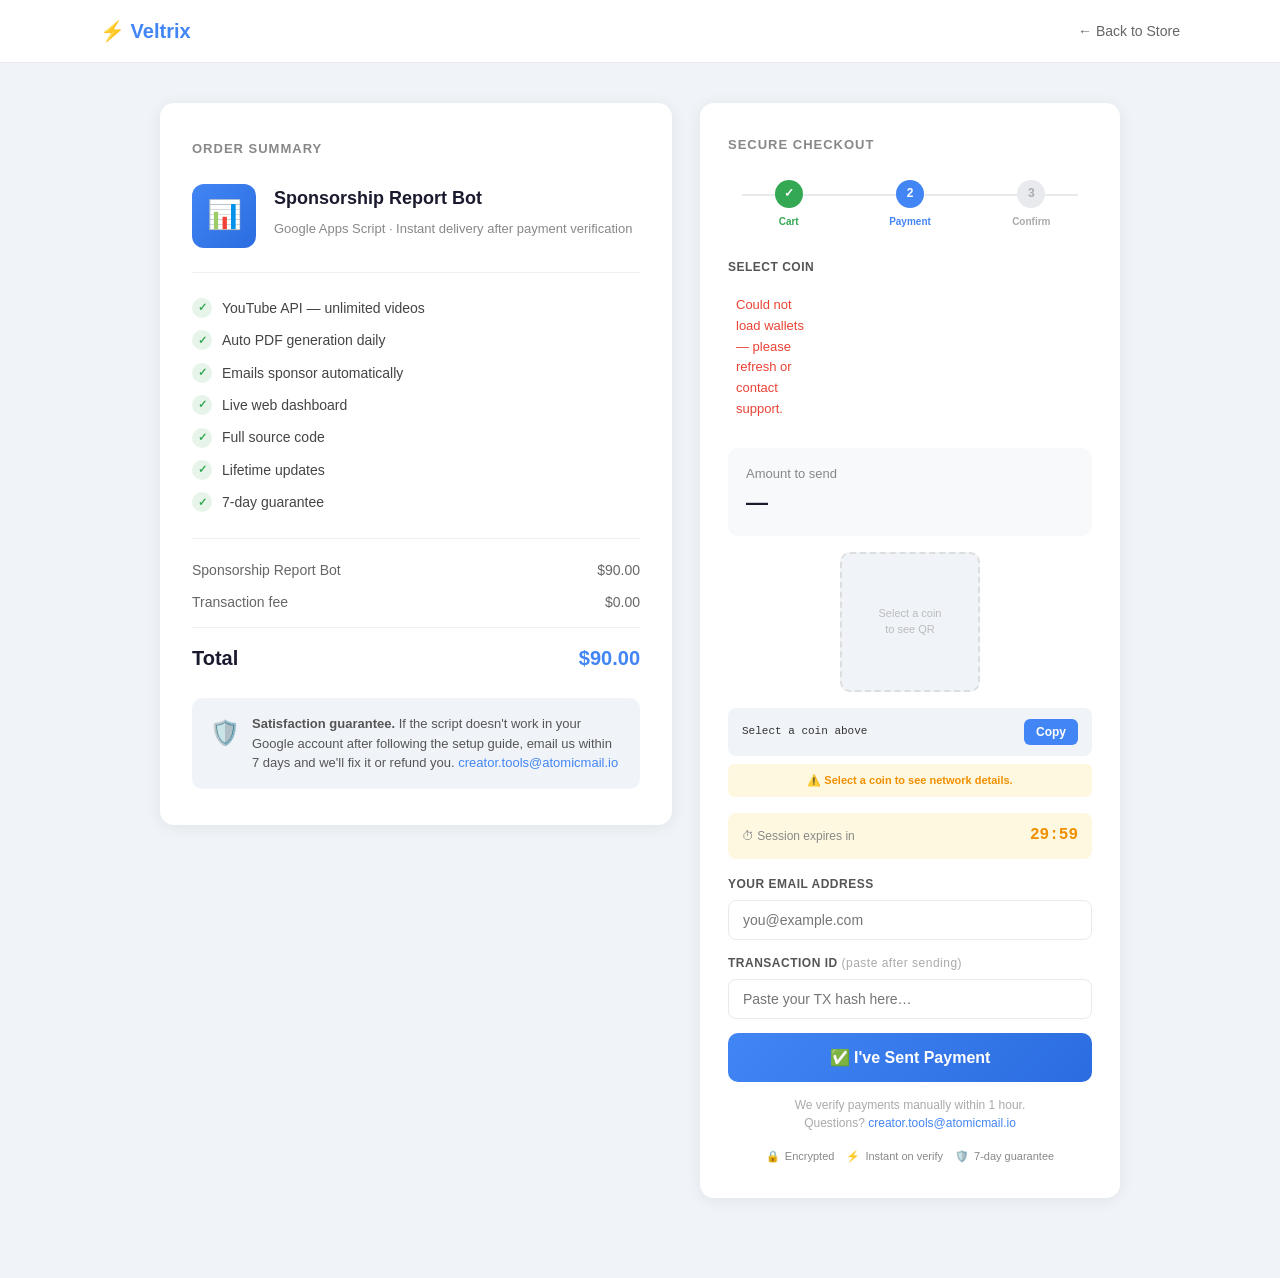
<file: payment.html>
<!DOCTYPE html>
<html lang="en">
<head>
  <meta charset="UTF-8"/>
  <meta name="viewport" content="width=device-width, initial-scale=1.0"/>
 <meta name="x-auth-token" content="de7tv76EEhpqDiK8nKRkxWHuTdeR5rMLG1DTAFGreo9mWq0txsa3MpDEV6QAmZEo">
  <title>Checkout — Veltrix Creator Tools</title>
  <meta name="robots" content="noindex"/>
  <link rel="stylesheet" href="assets/style.css"/>
  <style>
    .checkout-wrap {
      min-height: 100vh;
      background: #f0f4f8;
      padding: 40px 20px 80px;
    }

    .checkout-grid {
      max-width: 960px;
      margin: 0 auto;
      display: grid;
      grid-template-columns: 1fr 420px;
      gap: 28px;
      align-items: start;
    }

    /* ── Order Panel ── */
    .order-panel {
      background: white;
      border-radius: 14px;
      padding: 36px 32px;
      box-shadow: 0 2px 16px rgba(0,0,0,0.07);
    }

    .panel-title {
      font-size: 13px;
      font-weight: 700;
      text-transform: uppercase;
      letter-spacing: 1px;
      color: #888;
      margin-bottom: 24px;
    }

    .product-summary {
      display: flex;
      gap: 18px;
      align-items: flex-start;
      padding-bottom: 24px;
      border-bottom: 1px solid #f0f0f0;
      margin-bottom: 24px;
    }

    .product-thumb {
      width: 64px;
      height: 64px;
      background: linear-gradient(135deg, #4285F4, #2b6de0);
      border-radius: 12px;
      display: flex;
      align-items: center;
      justify-content: center;
      font-size: 28px;
      flex-shrink: 0;
    }

    .product-info h2 {
      font-size: 18px;
      margin: 0 0 6px;
      color: #1a1a2e;
    }

    .product-info p {
      font-size: 13px;
      color: #888;
      line-height: 1.5;
      margin: 0;
    }

    .feature-list {
      list-style: none;
      padding: 0;
      margin: 0 0 24px;
      display: flex;
      flex-direction: column;
      gap: 10px;
    }

    .feature-list li {
      display: flex;
      align-items: center;
      gap: 10px;
      font-size: 14px;
      color: #444;
    }

    .feature-list .check {
      width: 20px;
      height: 20px;
      background: #e6f4ea;
      border-radius: 50%;
      display: flex;
      align-items: center;
      justify-content: center;
      font-size: 11px;
      flex-shrink: 0;
      color: #34a853;
      font-weight: 700;
    }

    .price-breakdown {
      border-top: 1px solid #f0f0f0;
      padding-top: 20px;
      display: flex;
      flex-direction: column;
      gap: 10px;
    }

    .price-row {
      display: flex;
      justify-content: space-between;
      font-size: 14px;
      color: #666;
    }

    .price-row.total {
      font-size: 20px;
      font-weight: 800;
      color: #1a1a2e;
      border-top: 1px solid #f0f0f0;
      padding-top: 14px;
      margin-top: 4px;
    }

    .price-row.total span:last-child { color: #4285F4; }

    .guarantee {
      margin-top: 24px;
      background: #f0f4f8;
      border-radius: 10px;
      padding: 16px 18px;
      display: flex;
      gap: 12px;
      align-items: flex-start;
    }

    .guarantee .g-icon { font-size: 24px; flex-shrink: 0; }

    .guarantee p {
      font-size: 13px;
      color: #555;
      line-height: 1.5;
      margin: 0;
    }

    /* ── Payment Panel ── */
    .payment-panel {
      background: white;
      border-radius: 14px;
      padding: 32px 28px;
      box-shadow: 0 2px 16px rgba(0,0,0,0.07);
      position: sticky;
      top: 80px;
    }

    /* Steps */
    .steps {
      display: flex;
      margin-bottom: 28px;
      position: relative;
    }

    .steps::before {
      content: '';
      position: absolute;
      top: 14px;
      left: 14px;
      right: 14px;
      height: 2px;
      background: #e8eaed;
      z-index: 0;
    }

    .step-dot {
      display: flex;
      flex-direction: column;
      align-items: center;
      flex: 1;
      position: relative;
      z-index: 1;
    }

    .step-dot .dot {
      width: 28px;
      height: 28px;
      border-radius: 50%;
      background: #e8eaed;
      color: #aaa;
      display: flex;
      align-items: center;
      justify-content: center;
      font-size: 12px;
      font-weight: 700;
      margin-bottom: 6px;
      transition: all 0.3s;
    }

    .step-dot.active .dot { background: #4285F4; color: white; }
    .step-dot.done   .dot { background: #34a853; color: white; }

    .dot-label {
      font-size: 10px;
      color: #aaa;
      font-weight: 600;
      white-space: nowrap;
    }

    .step-dot.active .dot-label { color: #4285F4; }
    .step-dot.done   .dot-label { color: #34a853; }

    /* Coin Selector */
    .coin-selector {
      display: grid;
      grid-template-columns: repeat(4, 1fr);
      gap: 6px;
      margin-bottom: 20px;
    }

    .coin-option {
      border: 2px solid #e8eaed;
      border-radius: 8px;
      padding: 8px 4px;
      text-align: center;
      cursor: pointer;
      transition: all 0.2s;
      outline-offset: 2px;
    }

    .coin-option:hover          { border-color: #4285F4; }
    .coin-option:focus          { outline: 2px solid #4285F4; }
    .coin-option.selected       { border-color: #4285F4; background: #e8f0fe; }
    .coin-option[aria-disabled="true"] {
      opacity: 0.4;
      cursor: not-allowed;
      pointer-events: none;
    }

    .coin-option .c-icon  { font-size: 18px; margin-bottom: 3px; }
    .coin-option .c-name  { font-size: 10px; font-weight: 700; color: #333; }

    /* Amount box */
    .amount-box {
      background: #f8f9fa;
      border-radius: 10px;
      padding: 16px 18px;
      margin-bottom: 16px;
      display: flex;
      justify-content: space-between;
      align-items: center;
    }

    .amount-box .a-label { font-size: 13px; color: #888; }

    .amount-box .a-value {
      font-size: 22px;
      font-weight: 800;
      color: #1a1a2e;
    }

    .amount-box .a-sub {
      font-size: 11px;
      color: #aaa;
      text-align: right;
    }

    /* QR */
    .qr-section { text-align: center; margin-bottom: 16px; }

    .qr-box {
      width: 140px;
      height: 140px;
      margin: 0 auto 10px;
      background: #f0f4f8;
      border-radius: 10px;
      border: 2px dashed #ddd;
      display: flex;
      align-items: center;
      justify-content: center;
      overflow: hidden;
    }

    .qr-box img {
      width: 100%;
      height: 100%;
      border-radius: 8px;
      display: block;
    }

    .qr-box .qr-placeholder-text {
      font-size: 11px;
      color: #bbb;
      padding: 8px;
      text-align: center;
      line-height: 1.4;
    }

    /* Address */
    .address-box {
      display: flex;
      align-items: center;
      gap: 8px;
      background: #f0f4f8;
      border-radius: 8px;
      padding: 11px 14px;
      margin-bottom: 8px;
    }

    .address-text {
      font-family: monospace;
      font-size: 11px;
      color: #333;
      word-break: break-all;
      flex: 1;
      text-align: left;
    }

    .copy-btn {
      background: #4285F4;
      color: white;
      border: none;
      border-radius: 6px;
      padding: 6px 12px;
      font-size: 12px;
      font-weight: 600;
      cursor: pointer;
      white-space: nowrap;
      flex-shrink: 0;
      transition: opacity 0.2s;
    }

    .copy-btn:hover { opacity: 0.85; }

    .network-note {
      font-size: 11px;
      color: #f09000;
      background: #fff8e1;
      border-radius: 6px;
      padding: 8px 12px;
      margin-bottom: 16px;
      text-align: center;
      font-weight: 600;
    }

    /* Timer */
    .timer-bar {
      background: #fff8e1;
      border-radius: 8px;
      padding: 10px 14px;
      display: flex;
      justify-content: space-between;
      align-items: center;
      margin-bottom: 16px;
    }

    .timer-label { font-size: 12px; color: #888; }
    .timer-count { font-size: 16px; font-weight: 800; color: #f09000; font-family: monospace; }

    /* Form */
    .field-group {
      display: flex;
      flex-direction: column;
      gap: 6px;
      margin-bottom: 14px;
    }

    .field-label {
      font-size: 12px;
      font-weight: 700;
      color: #555;
      text-transform: uppercase;
      letter-spacing: 0.5px;
    }

    .field-input {
      width: 100%;
      padding: 11px 14px;
      border: 1.5px solid #e8eaed;
      border-radius: 8px;
      font-size: 14px;
      outline: none;
      transition: border-color 0.2s;
      background: white;
      color: #1a1a2e;
      box-sizing: border-box;
    }

    .field-input:focus { border-color: #4285F4; }
    .field-input.error { border-color: #ea4335; }

    .field-error {
      font-size: 12px;
      color: #ea4335;
      display: none;
    }

    /* Submit */
    .submit-btn {
      width: 100%;
      padding: 15px;
      background: linear-gradient(135deg, #4285F4, #2b6de0);
      color: white;
      border: none;
      border-radius: 10px;
      font-size: 16px;
      font-weight: 700;
      cursor: pointer;
      transition: all 0.2s;
      display: flex;
      align-items: center;
      justify-content: center;
      gap: 10px;
      margin-bottom: 14px;
    }

    .submit-btn:hover    { opacity: 0.9; transform: translateY(-1px); }
    .submit-btn:disabled { opacity: 0.5; cursor: not-allowed; transform: none; }

    .submit-note {
      font-size: 12px;
      color: #aaa;
      text-align: center;
      line-height: 1.5;
    }

    .submit-error-box {
      display: none;
      color: #ea4335;
      background: #fce8e6;
      border-radius: 8px;
      padding: 12px 16px;
      margin-top: 12px;
      font-size: 13px;
      line-height: 1.5;
    }

    /* Trust bar */
    .trust-bar {
      display: flex;
      gap: 12px;
      justify-content: center;
      flex-wrap: wrap;
      margin-top: 16px;
    }

    .trust-item {
      display: flex;
      align-items: center;
      gap: 5px;
      font-size: 11px;
      color: #888;
    }

    /* Toast */
    .toast {
      position: fixed;
      bottom: 24px;
      left: 50%;
      transform: translateX(-50%);
      padding: 12px 24px;
      border-radius: 8px;
      font-size: 14px;
      font-weight: 600;
      z-index: 9999;
      display: none;
      white-space: nowrap;
      pointer-events: none;
    }

    .toast-success { background: #34a853; color: #fff; }
    .toast-error   { background: #ea4335; color: #fff; }

    /* Loading state */
    .wallet-loading {
      text-align: center;
      padding: 20px;
      color: #888;
      font-size: 13px;
    }

    /* Responsive */
    @media (max-width: 768px) {
      .checkout-grid      { grid-template-columns: 1fr; }
      .payment-panel      { position: static; }
      .order-panel        { padding: 24px 20px; }
      .payment-panel      { padding: 24px 20px; }
      .coin-selector      { grid-template-columns: repeat(4, 1fr); }
    }

    @media (max-width: 480px) {
      .coin-selector      { grid-template-columns: repeat(3, 1fr); }
    }
  </style>
</head>
<body>

<nav class="nav" aria-label="Main navigation">
  <div class="nav-inner">
    <a class="nav-logo" href="index.html">⚡ Veltrix</a>
    <div class="nav-links">
      <a href="index.html">← Back to Store</a>
    </div>
  </div>
</nav>

<div class="checkout-wrap">
  <div class="checkout-grid">

    <!-- ══ LEFT: ORDER SUMMARY ══ -->
    <div class="order-panel">
      <div class="panel-title">Order Summary</div>

      <div class="product-summary">
        <div class="product-thumb" aria-hidden="true" id="product-icon">📊</div>
        <div class="product-info">
          <h2 id="product-name">Sponsorship Report Bot</h2>
          <p>Google Apps Script · Instant delivery after payment verification</p>
        </div>
      </div>

      <!-- Features — swapped per product by JS -->
      <ul class="feature-list" id="feature-list" aria-label="Product features">
        <li><span class="check" aria-hidden="true">✓</span>Loading product details…</li>
      </ul>

      <div class="price-breakdown">
        <div class="price-row">
          <span id="price-label-row">Product</span>
          <span id="price-usd-row">$90.00</span>
        </div>
        <div class="price-row">
          <span>Transaction fee</span>
          <span>$0.00</span>
        </div>
        <div class="price-row total">
          <span>Total</span>
          <span id="price-total">$90.00</span>
        </div>
      </div>

      <div class="guarantee">
        <div class="g-icon" aria-hidden="true">🛡️</div>
        <p>
          <strong>Satisfaction guarantee.</strong> If the script doesn't work
          in your Google account after following the setup guide, email us within
          7 days and we'll fix it or refund you.
          <a href="mailto:creator.tools@atomicmail.io">creator.tools@atomicmail.io</a>
        </p>
      </div>
    </div>

    <!-- ══ RIGHT: PAYMENT PANEL ══ -->
    <div class="payment-panel">
      <div class="panel-title">Secure Checkout</div>

      <div class="steps" role="list" aria-label="Checkout steps">
        <div class="step-dot done"   id="step1" role="listitem">
          <div class="dot" aria-hidden="true">✓</div>
          <span class="dot-label">Cart</span>
        </div>
        <div class="step-dot active" id="step2" role="listitem">
          <div class="dot" aria-hidden="true">2</div>
          <span class="dot-label">Payment</span>
        </div>
        <div class="step-dot"        id="step3" role="listitem">
          <div class="dot" aria-hidden="true">3</div>
          <span class="dot-label">Confirm</span>
        </div>
      </div>

      <div id="payment-form">

        <!-- Coin selector — populated by JS from live wallet fetch -->
        <p class="field-label" id="coin-label" style="margin-bottom:10px;">
          Select coin
        </p>
        <div class="coin-selector"
             id="coin-selector"
             role="group"
             aria-labelledby="coin-label">
          <div class="wallet-loading">Fetching wallets…</div>
        </div>

        <!-- Amount -->
        <div class="amount-box" aria-live="polite" aria-atomic="true">
          <div>
            <div class="a-label">Amount to send</div>
            <div class="a-value" id="display-amount">—</div>
          </div>
          <div class="a-sub">
            <span id="usd-equiv"></span><br/>
            <span id="rate-note" style="color:#34a853;font-weight:700;"></span>
          </div>
        </div>

        <!-- QR -->
        <div class="qr-section">
          <div class="qr-box" id="qr-box">
            <span class="qr-placeholder-text">Select a coin<br/>to see QR</span>
          </div>
        </div>

        <!-- Address -->
        <div class="address-box">
          <span class="address-text" id="wallet-address">Select a coin above</span>
          <button class="copy-btn"
                  onclick="copyAddress()"
                  aria-label="Copy wallet address">
            Copy
          </button>
        </div>

        <!-- Network warning -->
        <div class="network-note" id="network-note" role="alert">
          ⚠️ Select a coin to see network details.
        </div>

        <!-- Timer -->
        <div class="timer-bar" aria-live="off">
          <span class="timer-label">⏱ Session expires in</span>
          <span class="timer-count" id="timer" aria-label="Time remaining">30:00</span>
        </div>

        <!-- Email -->
        <div class="field-group">
          <label class="field-label" for="buyer-email">Your email address</label>
          <input type="email"
                 id="buyer-email"
                 class="field-input"
                 placeholder="you@example.com"
                 autocomplete="email"
                 aria-describedby="email-error"
                 aria-required="true"/>
          <span class="field-error" id="email-error" role="alert"></span>
        </div>

        <!-- TXID -->
        <div class="field-group">
          <label class="field-label" for="buyer-txid">
            Transaction ID
            <span style="color:#aaa;font-weight:400;text-transform:none;">(paste after sending)</span>
          </label>
          <input type="text"
                 id="buyer-txid"
                 class="field-input"
                 placeholder="Paste your TX hash here…"
                 autocomplete="off"
                 spellcheck="false"
                 aria-describedby="txid-error"
                 aria-required="true"/>
          <span class="field-error" id="txid-error" role="alert"></span>
        </div>

        <!-- Submit -->
        <button class="submit-btn"
                id="submit-btn"
                onclick="submitPayment()">
          <span id="btn-text">✅ I've Sent Payment</span>
        </button>

        <div class="submit-error-box" id="submit-error" role="alert"></div>

        <p class="submit-note">
          We verify payments manually within 1 hour.<br/>
          Questions? <a href="mailto:creator.tools@atomicmail.io">creator.tools@atomicmail.io</a>
        </p>

        <div class="trust-bar">
          <div class="trust-item"><span aria-hidden="true">🔒</span><span>Encrypted</span></div>
          <div class="trust-item"><span aria-hidden="true">⚡</span><span>Instant on verify</span></div>
          <div class="trust-item"><span aria-hidden="true">🛡️</span><span>7-day guarantee</span></div>
        </div>

      </div><!-- /#payment-form -->
    </div><!-- /.payment-panel -->
  </div><!-- /.checkout-grid -->
</div>

<div class="toast" id="toast" role="status" aria-live="polite"></div>

<script>
// ============================================================
// CONFIG
// ============================================================
const GAS_URL = "https://script.google.com/macros/s/AKfycbwRSE8vWvaN4dcJv7stcmuF15HhSBNyfcOO6bhE6ykkDqg4oHL-NM7wwaBL_SnvhiRkEg/exec";

const AUTH_TOKEN = (function () {
  const meta = document.querySelector('meta[name="x-auth-token"]');
  if (!meta) { console.error("AUTH_TOKEN meta tag missing"); return ""; }
  const val = meta.getAttribute("content");
  if (!val || val === "{{ AUTH_TOKEN }}") {
    console.warn("AUTH_TOKEN not injected — GitHub Actions may not have run yet.");
    return "";
  }
  return val;
}());

// ============================================================
// PRODUCTS — dynamic from URL ?product=
// ============================================================
const PRODUCTS = {
  "sponsorship-bot": {
    id:       "sponsorship-bot",
    name:     "Sponsorship Report Bot",
    icon:     "📊",
    price:    90,
    features: [
      "YouTube API — unlimited videos",
      "Auto PDF generation daily",
      "Emails sponsor automatically",
      "Live web dashboard",
      "Full source code",
      "Lifetime updates",
      "7-day guarantee"
    ]
  },
  "sales-bot": {
    id:       "sales-bot",
    name:     "Creator Sales Bot",
    icon:     "🤖",
    price:    65,
    features: [
      "Google Sheets CRM built in",
      "Auto lead magnet delivery",
      "3-day upsell sequence",
      "50 email/day safety limit",
      "Full error logging",
      "Pause / resume anytime",
      "Live CRM dashboard"
    ]
  },
  "bundle": {
    id:       "bundle",
    name:     "Full Creator Bundle",
    icon:     "📦",
    price:    130,
    features: [
      "Everything in both tools",
      "Combined single script file",
      "One dashboard for both bots",
      "Priority email support",
      "Future tools included free",
      "Lifetime updates",
      "7-day guarantee"
    ]
  }
};

// ============================================================
// COIN CONFIG — icons and display names
// Addresses fetched live from Apps Script
// ============================================================
const COIN_META = {
  BNB:  { icon: "🟡", label: "BNB" },
  USDT: { icon: "💵", label: "USDT" },
  USDC: { icon: "🔵", label: "USDC" },
  BTC:  { icon: "🟠", label: "BTC" },
  ETH:  { icon: "🔷", label: "ETH" },
  SOL:  { icon: "🟣", label: "SOL" },
  TRX:  { icon: "🔴", label: "TRX" },
  LTC:  { icon: "⚪", label: "LTC" },
  DOGE: { icon: "🐕", label: "DOGE" },
  ADA:  { icon: "🔵", label: "ADA" },
  BCH:  { icon: "🟢", label: "BCH" },
  XRP:  { icon: "⚫", label: "XRP" },
  DASH: { icon: "🔵", label: "DASH" },
  ZEC:  { icon: "🟡", label: "ZEC" },
  XLM:  { icon: "⚪", label: "XLM" },
  DGB:  { icon: "🔵", label: "DGB" }
};

// ============================================================
// STATE
// ============================================================
let currentProduct  = null;
let selectedCoin    = null;
let wallets         = {};        // fetched from Apps Script
let coinPrices      = {};        // fetched from CoinGecko
let timerInterval   = null;
let submitLocked    = false;
let currentAddress  = "";

// ============================================================
// INIT
// ============================================================
document.addEventListener("DOMContentLoaded", function () {
  loadProduct();
  fetchWallets();
  fetchCoinPrices();
  startTimer(30 * 60);

  document.getElementById("buyer-email").addEventListener("input", function () {
    clearFieldError("email-error", "buyer-email");
  });
  document.getElementById("buyer-txid").addEventListener("input", function () {
    clearFieldError("txid-error", "buyer-txid");
  });
});

// ============================================================
// PRODUCT LOADER — reads ?product= from URL
// ============================================================
function loadProduct() {
  const params = new URLSearchParams(window.location.search);
  const key    = params.get("product") || "sponsorship-bot";
  const p      = PRODUCTS[key] || PRODUCTS["sponsorship-bot"];
  currentProduct = p;

  document.title              = "Checkout — " + p.name + " · Veltrix";
  document.getElementById("product-name").textContent  = p.name;
  document.getElementById("product-icon").textContent  = p.icon;
  document.getElementById("price-label-row").textContent = p.name;
  document.getElementById("price-usd-row").textContent   = "$" + p.price.toFixed(2);
  document.getElementById("price-total").textContent      = "$" + p.price.toFixed(2);

  const list = document.getElementById("feature-list");
  list.innerHTML = p.features.map(function (f) {
    return '<li><span class="check" aria-hidden="true">✓</span>' + f + '</li>';
  }).join("");
}

// ============================================================
// WALLET FETCHER — live from Apps Script doGet
// ============================================================
function fetchWallets() {
  fetch(GAS_URL + "?action=getAddresses")
    .then(function (res) {
      if (!res.ok) throw new Error("HTTP " + res.status);
      return res.json();
    })
    .then(function (data) {
      if (data.error) throw new Error(data.error);
      wallets = data;
      buildCoinSelector();
    })
    .catch(function (err) {
      console.error("fetchWallets:", err.message);
      document.getElementById("coin-selector").innerHTML =
        '<p style="color:#ea4335;font-size:13px;padding:8px;">Could not load wallets — please refresh or contact support.</p>';
    });
}

// ============================================================
// COIN PRICE FETCHER — CoinGecko free API
// ============================================================
function fetchCoinPrices() {
  const ids = "bitcoin,litecoin,dogecoin,bitcoin-cash,dash,zcash,ripple,cardano,binancecoin,stellar,digibyte,solana,tron";
  fetch("https://api.coingecko.com/api/v3/simple/price?ids=" + ids + "&vs_currencies=usd")
    .then(function (res) { return res.json(); })
    .then(function (data) {
      coinPrices = {
        BTC:  data.bitcoin         && data.bitcoin.usd,
        LTC:  data.litecoin        && data.litecoin.usd,
        DOGE: data.dogecoin        && data.dogecoin.usd,
        BCH:  data["bitcoin-cash"] && data["bitcoin-cash"].usd,
        DASH: data.dash            && data.dash.usd,
        ZEC:  data.zcash           && data.zcash.usd,
        XRP:  data.ripple          && data.ripple.usd,
        ADA:  data.cardano         && data.cardano.usd,
        BNB:  data.binancecoin     && data.binancecoin.usd,
        XLM:  data.stellar         && data.stellar.usd,
        DGB:  data.digibyte        && data.digibyte.usd,
        SOL:  data.solana          && data.solana.usd,
        TRX:  data.tron            && data.tron.usd,
        USDT: 1.00,
        USDC: 1.00
      };
      if (selectedCoin) updateAmountDisplay();
    })
    .catch(function (err) {
      console.warn("CoinGecko fetch failed:", err.message);
      coinPrices = { USDT: 1.00, USDC: 1.00 };
      if (selectedCoin) updateAmountDisplay();
    });
}

// ============================================================
// BUILD COIN SELECTOR
// ============================================================
function buildCoinSelector() {
  const selector = document.getElementById("coin-selector");
  selector.innerHTML = "";

  Object.keys(wallets).forEach(function (ticker) {
    const meta = COIN_META[ticker] || { icon: "💰", label: ticker };
    const btn  = document.createElement("div");
    btn.className   = "coin-option";
    btn.role        = "radio";
    btn.tabIndex    = 0;
    btn.setAttribute("aria-checked", "false");
    btn.dataset.coin = ticker;
    btn.innerHTML =
      '<div class="c-icon" aria-hidden="true">' + meta.icon + '</div>' +
      '<div class="c-name">' + meta.label + '</div>';

    btn.addEventListener("click",    function () { selectCoin(ticker); });
    btn.addEventListener("keydown",  function (e) {
      if (e.key === "Enter" || e.key === " ") { e.preventDefault(); selectCoin(ticker); }
    });

    selector.appendChild(btn);
  });

  // Auto-select first available stablecoin or first coin
  const preferred = ["USDT", "USDC", "BNB"];
  const autoSelect = preferred.find(function (t) { return wallets[t]; })
                  || Object.keys(wallets)[0];
  if (autoSelect) selectCoin(autoSelect);
}

// ============================================================
// COIN SELECTION
// ============================================================
function selectCoin(ticker) {
  if (!wallets[ticker]) return;

  selectedCoin    = ticker;
  currentAddress  = wallets[ticker].address;
  const network   = wallets[ticker].network || ticker;

  // Update UI selection state
  document.querySelectorAll(".coin-option").forEach(function (opt) {
    const isSelected = opt.dataset.coin === ticker;
    opt.classList.toggle("selected", isSelected);
    opt.setAttribute("aria-checked", isSelected ? "true" : "false");
  });

  // Update network note
  const noteEl = document.getElementById("network-note");
  if (noteEl) noteEl.textContent = "⚠️ Send only on " + network + ". Wrong network = lost funds.";

  // Update address display
  document.getElementById("wallet-address").textContent = currentAddress;

  // Update QR
  updateQR(currentAddress);

  // Update amount
  updateAmountDisplay();
}

// ============================================================
// AMOUNT DISPLAY
// ============================================================
function updateAmountDisplay() {
  if (!currentProduct || !selectedCoin) return;

  const price    = currentProduct.price;
  const amountEl = document.getElementById("display-amount");
  const rateEl   = document.getElementById("rate-note");
  const usdEl    = document.getElementById("usd-equiv");

  if (selectedCoin === "USDT" || selectedCoin === "USDC") {
    amountEl.textContent = price.toFixed(2) + " " + selectedCoin;
    rateEl.textContent   = "1 : 1";
    usdEl.textContent    = "≈ $" + price.toFixed(2) + " USD";
    return;
  }

  const rate = coinPrices[selectedCoin];
  if (!rate) {
    amountEl.textContent = "Fetching price…";
    rateEl.textContent   = "";
    usdEl.textContent    = "";
    return;
  }

  const cryptoAmt = (price / rate).toFixed(6).replace(/\.?0+$/, "");
  amountEl.textContent = cryptoAmt + " " + selectedCoin;
  rateEl.textContent   = "1 " + selectedCoin + " ≈ $" + rate.toFixed(2);
  usdEl.textContent    = "≈ $" + price.toFixed(2) + " USD";
}

// ============================================================
// QR CODE
// ============================================================
function updateQR(address) {
  const box = document.getElementById("qr-box");
  if (!address) { box.innerHTML = '<span class="qr-placeholder-text">Select a coin to see QR</span>'; return; }

  box.innerHTML = '<img id="qr-img" src="" alt="Loading QR…" style="width:100%;height:100%;border-radius:8px;"/>';
  const img = document.getElementById("qr-img");
  img.src = "https://api.qrserver.com/v1/create-qr-code/?size=140x140&data=" + encodeURIComponent(address);
  img.onload  = function () { img.alt = "Wallet QR code"; };
  img.onerror = function () { box.innerHTML = '<span class="qr-placeholder-text">QR unavailable — copy address below</span>'; };
}

// ============================================================
// COPY ADDRESS
// ============================================================
function copyAddress() {
  if (!currentAddress) { showToast("No address selected yet.", "error"); return; }

  if (navigator.clipboard && window.isSecureContext) {
    navigator.clipboard.writeText(currentAddress)
      .then(function () { showToast("Address copied!", "success"); })
      .catch(function ()  { fallbackCopy(currentAddress); });
  } else {
    fallbackCopy(currentAddress);
  }
}

function fallbackCopy(text) {
  const ta = document.createElement("textarea");
  ta.value = text;
  ta.style.cssText = "position:fixed;opacity:0;pointer-events:none;top:0;left:0;";
  document.body.appendChild(ta);
  ta.focus();
  ta.select();
  try { document.execCommand("copy"); showToast("Address copied!", "success"); }
  catch (e) { showToast("Copy failed — please copy manually.", "error"); }
  document.body.removeChild(ta);
}

// ============================================================
// TIMER
// ============================================================
function startTimer(seconds) {
  if (timerInterval) clearInterval(timerInterval);
  let remaining = seconds;

  timerInterval = setInterval(function () {
    remaining--;
    const m = String(Math.floor(remaining / 60)).padStart(2, "0");
    const s = String(remaining % 60).padStart(2, "0");
    const el = document.getElementById("timer");
    if (el) el.textContent = m + ":" + s;

    if (remaining <= 0) {
      clearInterval(timerInterval);
      if (el) { el.textContent = "Expired"; el.style.color = "#ea4335"; }
      lockForm("Session expired — please refresh to start a new order.");
    }
  }, 1000);
}

// ============================================================
// VALIDATION
// ============================================================
function validateForm() {
  let valid = true;

  clearFieldError("email-error", "buyer-email");
  clearFieldError("txid-error",  "buyer-txid");

  const email = document.getElementById("buyer-email").value.trim();
  const txid  = document.getElementById("buyer-txid").value.trim();

  if (!/^[^\s@]+@[^\s@]+\.[^\s@]+$/.test(email)) {
    showFieldError("email-error", "buyer-email", "Please enter a valid email address.");
    valid = false;
  }

  if (!txid) {
    showFieldError("txid-error", "buyer-txid", "Please paste your transaction ID.");
    valid = false;
  } else if (/\s/.test(txid)) {
    showFieldError("txid-error", "buyer-txid", "Transaction ID should not contain spaces.");
    valid = false;
  } else if (txid.length < 10) {
    showFieldError("txid-error", "buyer-txid", "Transaction ID looks too short.");
    valid = false;
  }

  if (!selectedCoin) {
    showToast("Please select a coin first.", "error");
    valid = false;
  }

  return valid;
}

function showFieldError(errorId, inputId, msg) {
  const e = document.getElementById(errorId);
  const i = document.getElementById(inputId);
  if (e) { e.textContent = msg; e.style.display = "block"; }
  if (i) i.classList.add("error");
}

function clearFieldError(errorId, inputId) {
  const e = document.getElementById(errorId);
  const i = document.getElementById(inputId);
  if (e) { e.textContent = ""; e.style.display = "none"; }
  if (i) i.classList.remove("error");
}

function lockForm(msg) {
  submitLocked = true;
  const btn  = document.getElementById("submit-btn");
  const text = document.getElementById("btn-text");
  if (btn)  btn.disabled = true;
  if (text) text.textContent = msg || "Unavailable";
  document.querySelectorAll(".coin-option").forEach(function (o) {
    o.setAttribute("aria-disabled", "true");
  });
}

// ============================================================
// SUBMIT
// ============================================================
function submitPayment() {
  if (submitLocked) return;
  if (!validateForm()) return;

  const email   = document.getElementById("buyer-email").value.trim();
  const txid    = document.getElementById("buyer-txid").value.trim();
  const network = wallets[selectedCoin] ? wallets[selectedCoin].network : selectedCoin;

  const rate      = coinPrices[selectedCoin] || 1;
  const cryptoAmt = selectedCoin === "USDT" || selectedCoin === "USDC"
    ? currentProduct.price.toFixed(2)
    : (currentProduct.price / rate).toFixed(6).replace(/\.?0+$/, "");

  submitLocked = true;
  const btn  = document.getElementById("submit-btn");
  const text = document.getElementById("btn-text");
  if (btn)  btn.disabled = true;
  if (text) text.textContent = "Submitting…";

  const errBox = document.getElementById("submit-error");
  if (errBox) errBox.style.display = "none";

  const payload = {
    authToken: AUTH_TOKEN,
    type:      "purchase",
    product:   currentProduct.id,
    name:      currentProduct.name,
    price:     currentProduct.price,
    currency:  selectedCoin,
    amount:    cryptoAmt,
    network:   network,
    wallet:    currentAddress,
    email:     email,
    txid:      txid,
    timestamp: new Date().toISOString()
  };

  const controller = new AbortController();
  const timeout    = setTimeout(function () { controller.abort(); }, 15000);

  fetch(GAS_URL, {
    method:  "POST",
    signal:  controller.signal,
    headers: { "Content-Type": "text/plain" },
    body:    JSON.stringify(payload)
  })
  .then(function (res) {
    clearTimeout(timeout);
    if (!res.ok) throw new Error("HTTP " + res.status);
    return res.json();
  })
  .then(function (data) {
    if (data && data.success === false) {
      throw new Error(data.error || data.message || "Server rejected request");
    }
    // Redirect to success page with product name in URL
    window.location.href = "success.html?product=" + encodeURIComponent(currentProduct.name);
  })
  .catch(function (err) {
    clearTimeout(timeout);
    console.error("submitPayment:", err.message);

    submitLocked = false;
    if (btn)  btn.disabled = false;
    if (text) text.textContent = "Try Again";

    const msg = err.name === "AbortError"
      ? "Request timed out — please check your connection and try again."
      : !navigator.onLine
        ? "You appear to be offline — reconnect and try again."
        : "Could not confirm submission. If you sent payment, email your TXID to creator.tools@atomicmail.io and we will process it manually.";

    if (errBox) { errBox.textContent = "⚠️ " + msg; errBox.style.display = "block"; }
    showToast("Submission issue — see message below.", "error");
  });
}

// ============================================================
// TOAST
// ============================================================
function showToast(message, type) {
  const toast = document.getElementById("toast");
  if (!toast) return;
  toast.textContent   = message;
  toast.className     = "toast toast-" + type;
  toast.style.display = "block";
  if (toast._t) clearTimeout(toast._t);
  toast._t = setTimeout(function () { toast.style.display = "none"; }, 4000);
}
</script>
</body>
</html>
</file>
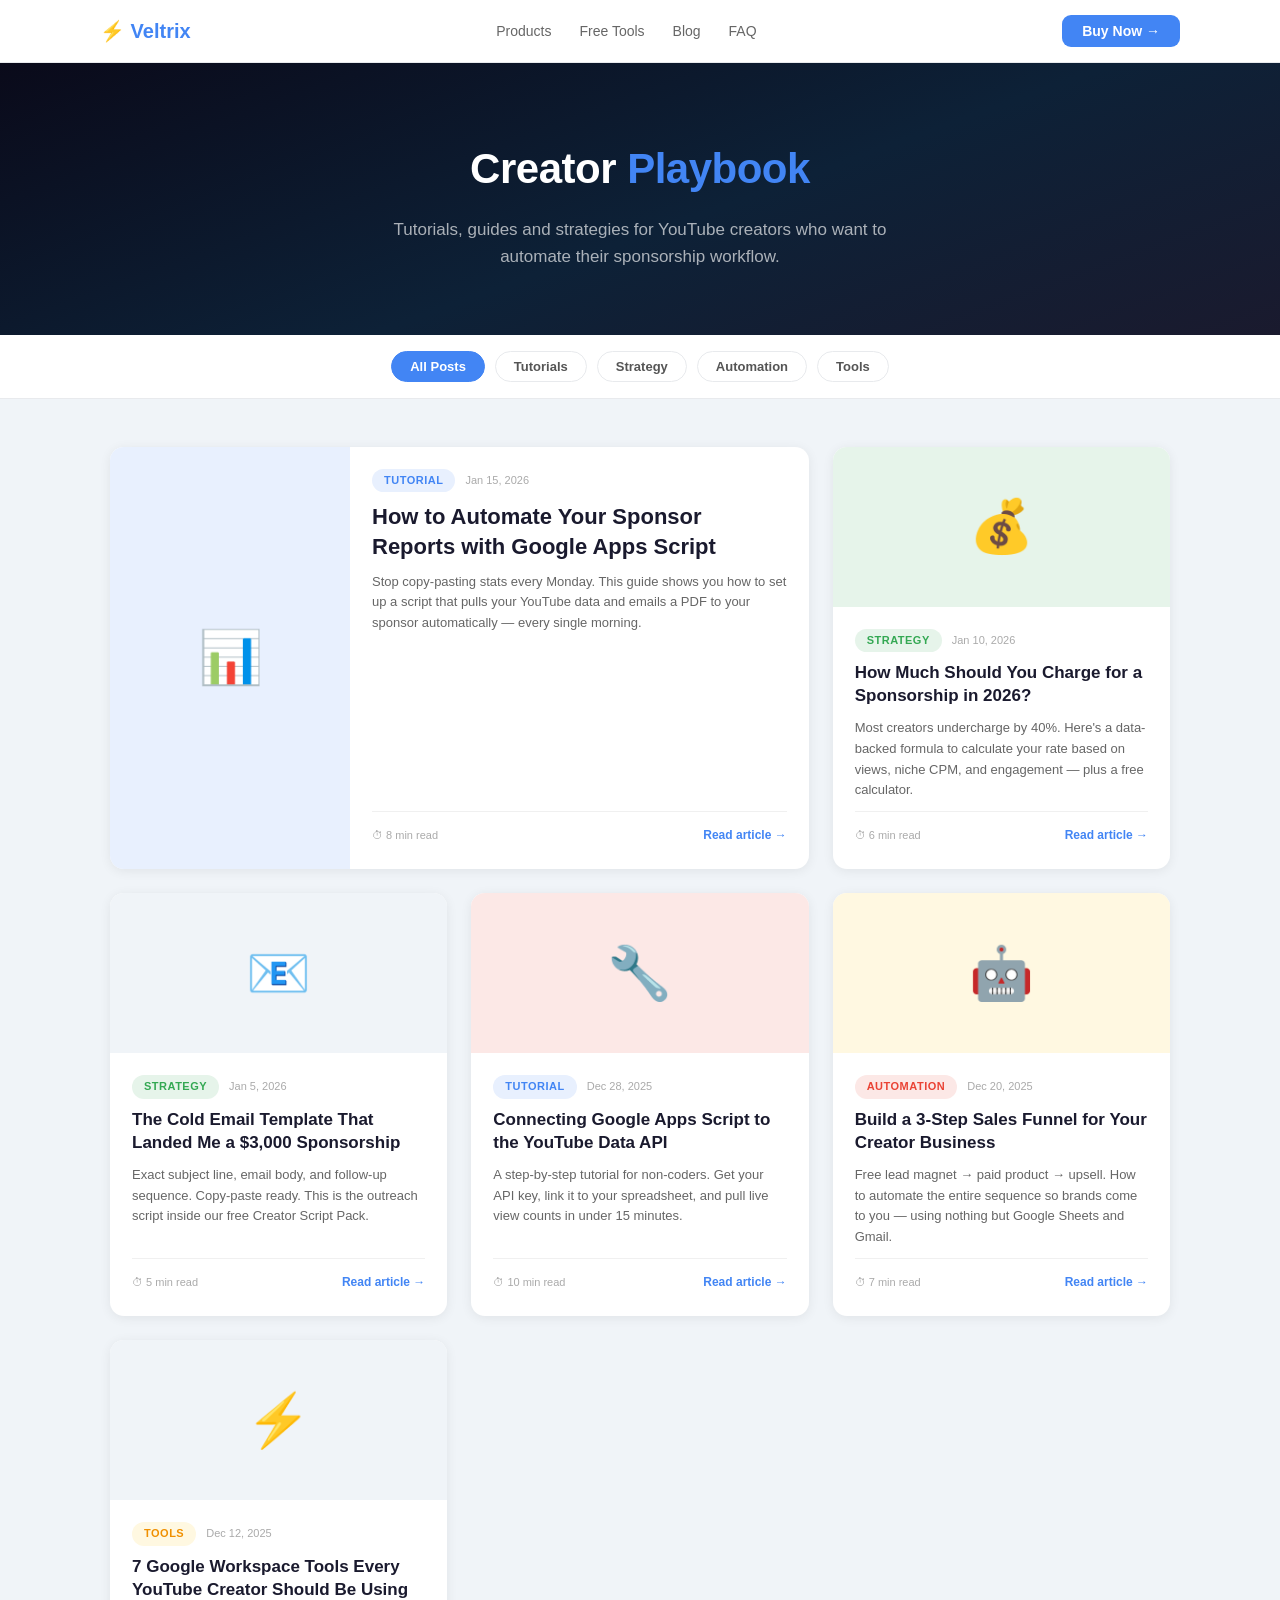
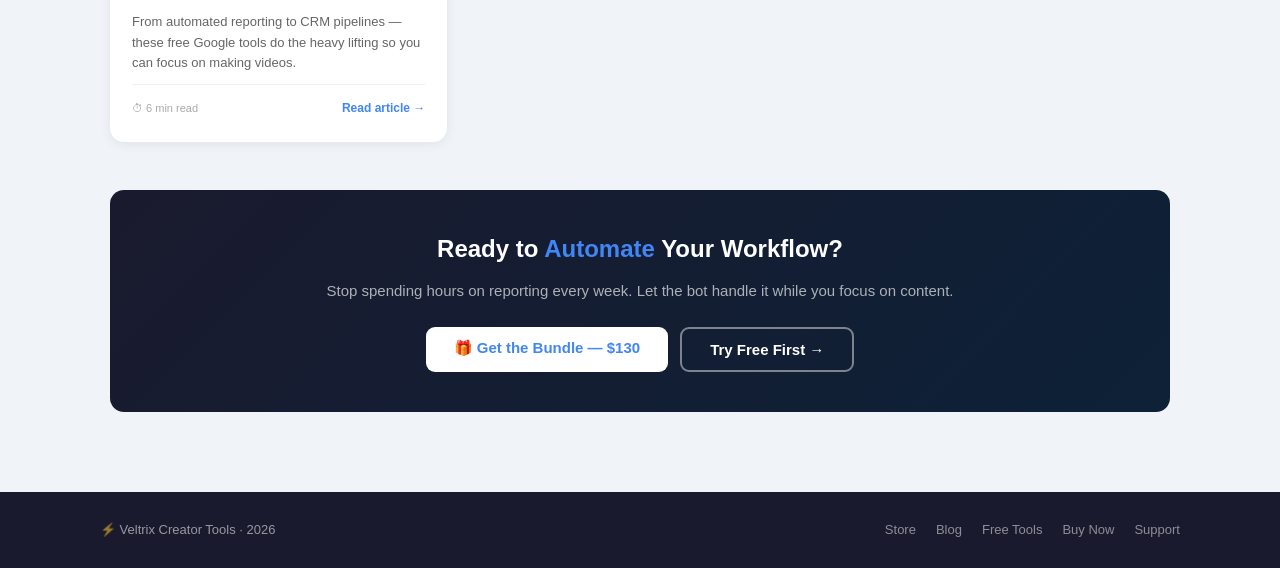
<file: posts.html>
<!DOCTYPE html>
<html lang="en">
<head>
  <meta charset="UTF-8"/>
  <meta name="viewport" content="width=device-width, initial-scale=1.0"/>
 <meta name="x-auth-token" content="de7tv76EEhpqDiK8nKRkxWHuTdeR5rMLG1DTAFGreo9mWq0txsa3MpDEV6QAmZEo">
  <title>Blog — Veltrix Creator Tools</title>
  <meta name="description"
        content="Tutorials, guides and strategies for YouTube creators who want to automate their sponsorship workflow."/>
  <link rel="stylesheet" href="assets/style.css"/>
  <style>
    /* ── Blog Layout ── */
    .blog-hero {
      background: linear-gradient(160deg, #0a0a1a 0%, #0d2137 55%, #1a1a2e 100%);
      color: white;
      padding: 72px 24px 64px;
      text-align: center;
    }

    .blog-hero h1 {
      font-size: 42px;
      font-weight: 900;
      margin-bottom: 14px;
      letter-spacing: -0.5px;
    }

    .blog-hero h1 span { color: #4285F4; }

    .blog-hero p {
      font-size: 17px;
      opacity: 0.65;
      max-width: 520px;
      margin: 0 auto;
      line-height: 1.6;
    }

    /* ── Filter Bar ── */
    .filter-bar {
      background: white;
      border-bottom: 1px solid #e8eaed;
      padding: 16px 24px;
      display: flex;
      justify-content: center;
      gap: 10px;
      flex-wrap: wrap;
      position: sticky;
      top: 0;
      z-index: 100;
    }

    .filter-btn {
      padding: 7px 18px;
      border: 1.5px solid #e8eaed;
      border-radius: 20px;
      font-size: 13px;
      font-weight: 600;
      cursor: pointer;
      background: white;
      color: #555;
      transition: all 0.2s;
      font-family: inherit;
    }

    .filter-btn:hover          { border-color: #4285F4; color: #4285F4; }
    .filter-btn.active         { background: #4285F4; border-color: #4285F4; color: white; }

    /* ── Blog Grid ── */
    .blog-wrap {
      background: #f0f4f8;
      padding: 48px 24px 80px;
    }

    .blog-inner {
      max-width: 1060px;
      margin: 0 auto;
    }

    .blog-grid {
      display: grid;
      grid-template-columns: repeat(3, 1fr);
      gap: 24px;
    }

    /* ── Post Card ── */
    .post-card {
      background: white;
      border-radius: 14px;
      overflow: hidden;
      box-shadow: 0 2px 12px rgba(0,0,0,0.07);
      display: flex;
      flex-direction: column;
      transition: transform 0.2s, box-shadow 0.2s;
      text-decoration: none;
      color: inherit;
    }

    .post-card:hover {
      transform: translateY(-4px);
      box-shadow: 0 10px 32px rgba(0,0,0,0.12);
    }

    .post-thumb {
      height: 160px;
      display: flex;
      align-items: center;
      justify-content: center;
      font-size: 52px;
      flex-shrink: 0;
    }

    .post-body {
      padding: 22px 22px 24px;
      display: flex;
      flex-direction: column;
      flex: 1;
      gap: 10px;
    }

    .post-meta {
      display: flex;
      align-items: center;
      gap: 10px;
      flex-wrap: wrap;
    }

    .post-tag {
      display: inline-block;
      padding: 3px 12px;
      border-radius: 12px;
      font-size: 11px;
      font-weight: 700;
      text-transform: uppercase;
      letter-spacing: 0.5px;
    }

    .tag-tutorial  { background: #e8f0fe; color: #4285F4; }
    .tag-strategy  { background: #e6f4ea; color: #34a853; }
    .tag-automation{ background: #fce8e6; color: #ea4335; }
    .tag-tools     { background: #fff8e1; color: #f09000; }

    .post-date {
      font-size: 11px;
      color: #aaa;
      font-weight: 500;
    }

    .post-card h2 {
      font-size: 17px;
      font-weight: 800;
      color: #1a1a2e;
      line-height: 1.35;
      margin: 0;
    }

    .post-excerpt {
      font-size: 13px;
      color: #666;
      line-height: 1.6;
      margin: 0;
      flex: 1;
    }

    .post-footer {
      display: flex;
      align-items: center;
      justify-content: space-between;
      margin-top: auto;
      padding-top: 14px;
      border-top: 1px solid #f0f0f0;
    }

    .post-read-time {
      font-size: 11px;
      color: #aaa;
    }

    .post-cta {
      font-size: 12px;
      font-weight: 700;
      color: #4285F4;
    }

    /* ── Featured post (spans 2 cols) ── */
    .post-card.featured {
      grid-column: span 2;
      flex-direction: row;
    }

    .post-card.featured .post-thumb {
      width: 240px;
      height: auto;
      flex-shrink: 0;
      border-radius: 0;
    }

    .post-card.featured h2 { font-size: 22px; }

    /* ── Empty state ── */
    .blog-empty {
      text-align: center;
      padding: 60px 24px;
      color: #888;
      grid-column: 1 / -1;
    }

    .blog-empty p { font-size: 15px; margin-top: 12px; }

    /* ── CTA strip ── */
    .blog-cta-strip {
      background: linear-gradient(135deg, #1a1a2e, #0d2137);
      color: white;
      border-radius: 14px;
      padding: 40px 36px;
      text-align: center;
      margin-top: 48px;
    }

    .blog-cta-strip h3 {
      font-size: 24px;
      font-weight: 900;
      margin-bottom: 10px;
    }

    .blog-cta-strip h3 span { color: #4285F4; }

    .blog-cta-strip p {
      font-size: 15px;
      opacity: 0.65;
      margin-bottom: 24px;
      line-height: 1.6;
    }

    .blog-cta-buttons {
      display: flex;
      gap: 12px;
      justify-content: center;
      flex-wrap: wrap;
    }

    /* ── Responsive ── */
    @media (max-width: 900px) {
      .blog-grid          { grid-template-columns: repeat(2, 1fr); }
      .post-card.featured { grid-column: span 2; flex-direction: column; }
      .post-card.featured .post-thumb { width: 100%; height: 160px; }
    }

    @media (max-width: 600px) {
      .blog-grid          { grid-template-columns: 1fr; }
      .post-card.featured { grid-column: span 1; }
      .blog-hero h1       { font-size: 30px; }
    }
  </style>
</head>
<body>

<!-- ── Nav ── -->
<nav class="nav" aria-label="Main navigation">
  <div class="nav-inner">
    <a class="nav-logo" href="index.html">⚡ Veltrix</a>
    <div class="nav-links">
      <a href="index.html#products">Products</a>
      <a href="index.html#freebies">Free Tools</a>
      <a href="posts.html" aria-current="page">Blog</a>
      <a href="index.html#faq">FAQ</a>
    </div>
    <a class="btn btn-blue"
       href="payment.html?product=sponsorship-bot"
       style="padding:9px 20px;font-size:14px;">
      Buy Now →
    </a>
  </div>
</nav>

<!-- ── Blog Hero ── -->
<div class="blog-hero">
  <h1>Creator <span>Playbook</span></h1>
  <p>Tutorials, guides and strategies for YouTube creators
     who want to automate their sponsorship workflow.</p>
</div>

<!-- ── Filter Bar ── -->
<div class="filter-bar" role="navigation" aria-label="Filter posts by category">
  <button class="filter-btn active"
          onclick="filterPosts('all', this)"
          aria-pressed="true">
    All Posts
  </button>
  <button class="filter-btn"
          onclick="filterPosts('tutorial', this)"
          aria-pressed="false">
    Tutorials
  </button>
  <button class="filter-btn"
          onclick="filterPosts('strategy', this)"
          aria-pressed="false">
    Strategy
  </button>
  <button class="filter-btn"
          onclick="filterPosts('automation', this)"
          aria-pressed="false">
    Automation
  </button>
  <button class="filter-btn"
          onclick="filterPosts('tools', this)"
          aria-pressed="false">
    Tools
  </button>
</div>

<!-- ── Blog Grid ── -->
<div class="blog-wrap">
  <div class="blog-inner">
    <div class="blog-grid" id="blog-grid" aria-live="polite">
      <!-- Cards injected by JS -->
    </div>

    <!-- CTA Strip -->
    <div class="blog-cta-strip">
      <h3>Ready to <span>Automate</span> Your Workflow?</h3>
      <p>
        Stop spending hours on reporting every week.
        Let the bot handle it while you focus on content.
      </p>
      <div class="blog-cta-buttons">
        <a class="btn btn-white"
           href="payment.html?product=bundle">
          🎁 Get the Bundle — $130
        </a>
        <a class="btn btn-outline"
           href="index.html#freebies">
          Try Free First →
        </a>
      </div>
    </div>

  </div>
</div>

<!-- ── Footer ── -->
<footer class="footer" aria-label="Site footer">
  <div class="footer-inner">
    <span>⚡ Veltrix Creator Tools · 2026</span>
    <div class="footer-links">
      <a href="index.html">Store</a>
      <a href="posts.html">Blog</a>
      <a href="index.html#freebies">Free Tools</a>
      <a href="payment.html?product=sponsorship-bot">Buy Now</a>
      <a href="mailto:creator.tools@atomicmail.io">Support</a>
    </div>
  </div>
</footer>

<script>
// ============================================================
// POSTS DATA
// Add new posts here — newest first.
// Each post links to posts/[slug].html
// ============================================================
const POSTS = [
  {
    slug:     "how-to-automate-sponsor-reports",
    title:    "How to Automate Your Sponsor Reports with Google Apps Script",
    excerpt:  "Stop copy-pasting stats every Monday. This guide shows you how to set up a script that pulls your YouTube data and emails a PDF to your sponsor automatically — every single morning.",
    tag:      "tutorial",
    tagLabel: "Tutorial",
    date:     "Jan 15, 2026",
    readTime: "8 min read",
    icon:     "📊",
    bg:       "#e8f0fe",
    featured: true
  },
  {
    slug:     "sponsorship-rate-calculator-guide",
    title:    "How Much Should You Charge for a Sponsorship in 2026?",
    excerpt:  "Most creators undercharge by 40%. Here's a data-backed formula to calculate your rate based on views, niche CPM, and engagement — plus a free calculator.",
    tag:      "strategy",
    tagLabel: "Strategy",
    date:     "Jan 10, 2026",
    readTime: "6 min read",
    icon:     "💰",
    bg:       "#e6f4ea",
    featured: false
  },
  {
    slug:     "cold-email-brands-youtube",
    title:    "The Cold Email Template That Landed Me a $3,000 Sponsorship",
    excerpt:  "Exact subject line, email body, and follow-up sequence. Copy-paste ready. This is the outreach script inside our free Creator Script Pack.",
    tag:      "strategy",
    tagLabel: "Strategy",
    date:     "Jan 5, 2026",
    readTime: "5 min read",
    icon:     "📧",
    bg:       "#f0f4f8",
    featured: false
  },
  {
    slug:     "google-apps-script-youtube-api",
    title:    "Connecting Google Apps Script to the YouTube Data API",
    excerpt:  "A step-by-step tutorial for non-coders. Get your API key, link it to your spreadsheet, and pull live view counts in under 15 minutes.",
    tag:      "tutorial",
    tagLabel: "Tutorial",
    date:     "Dec 28, 2025",
    readTime: "10 min read",
    icon:     "🔧",
    bg:       "#fce8e6",
    featured: false
  },
  {
    slug:     "creator-sales-funnel-automation",
    title:    "Build a 3-Step Sales Funnel for Your Creator Business",
    excerpt:  "Free lead magnet → paid product → upsell. How to automate the entire sequence so brands come to you — using nothing but Google Sheets and Gmail.",
    tag:      "automation",
    tagLabel: "Automation",
    date:     "Dec 20, 2025",
    readTime: "7 min read",
    icon:     "🤖",
    bg:       "#fff8e1",
    featured: false
  },
  {
    slug:     "best-tools-youtube-creators-2026",
    title:    "7 Google Workspace Tools Every YouTube Creator Should Be Using",
    excerpt:  "From automated reporting to CRM pipelines — these free Google tools do the heavy lifting so you can focus on making videos.",
    tag:      "tools",
    tagLabel: "Tools",
    date:     "Dec 12, 2025",
    readTime: "6 min read",
    icon:     "⚡",
    bg:       "#f0f4f8",
    featured: false
  }
];

// ============================================================
// RENDER
// ============================================================
let activeFilter = "all";

function renderPosts(filter) {
  const grid = document.getElementById("blog-grid");
  const filtered = filter === "all"
    ? POSTS
    : POSTS.filter(function (p) { return p.tag === filter; });

  if (!filtered.length) {
    grid.innerHTML =
      '<div class="blog-empty">' +
        '<span style="font-size:48px;">📭</span>' +
        '<p>No posts in this category yet — check back soon.</p>' +
      '</div>';
    return;
  }

  grid.innerHTML = filtered.map(function (post, i) {
    const isFeatured = post.featured && filter === "all" && i === 0;
    return buildCard(post, isFeatured);
  }).join("");
}

function buildCard(post, featured) {
  return [
    '<a class="post-card' + (featured ? ' featured' : '') + '"',
    '   href="posts/' + post.slug + '.html"',
    '   aria-label="Read: ' + post.title + '">',

    '<div class="post-thumb" style="background:' + post.bg + ';" aria-hidden="true">',
    post.icon,
    '</div>',

    '<div class="post-body">',
      '<div class="post-meta">',
        '<span class="post-tag tag-' + post.tag + '">' + post.tagLabel + '</span>',
        '<span class="post-date">' + post.date + '</span>',
      '</div>',
      '<h2>' + post.title + '</h2>',
      '<p class="post-excerpt">' + post.excerpt + '</p>',
      '<div class="post-footer">',
        '<span class="post-read-time">⏱ ' + post.readTime + '</span>',
        '<span class="post-cta">Read article →</span>',
      '</div>',
    '</div>',

    '</a>'
  ].join("");
}

// ============================================================
// FILTER
// ============================================================
function filterPosts(filter, btn) {
  activeFilter = filter;

  document.querySelectorAll(".filter-btn").forEach(function (b) {
    b.classList.remove("active");
    b.setAttribute("aria-pressed", "false");
  });

  btn.classList.add("active");
  btn.setAttribute("aria-pressed", "true");

  renderPosts(filter);
}

// ── Init ──
renderPosts("all");
</script>
</body>
</html>
</file>
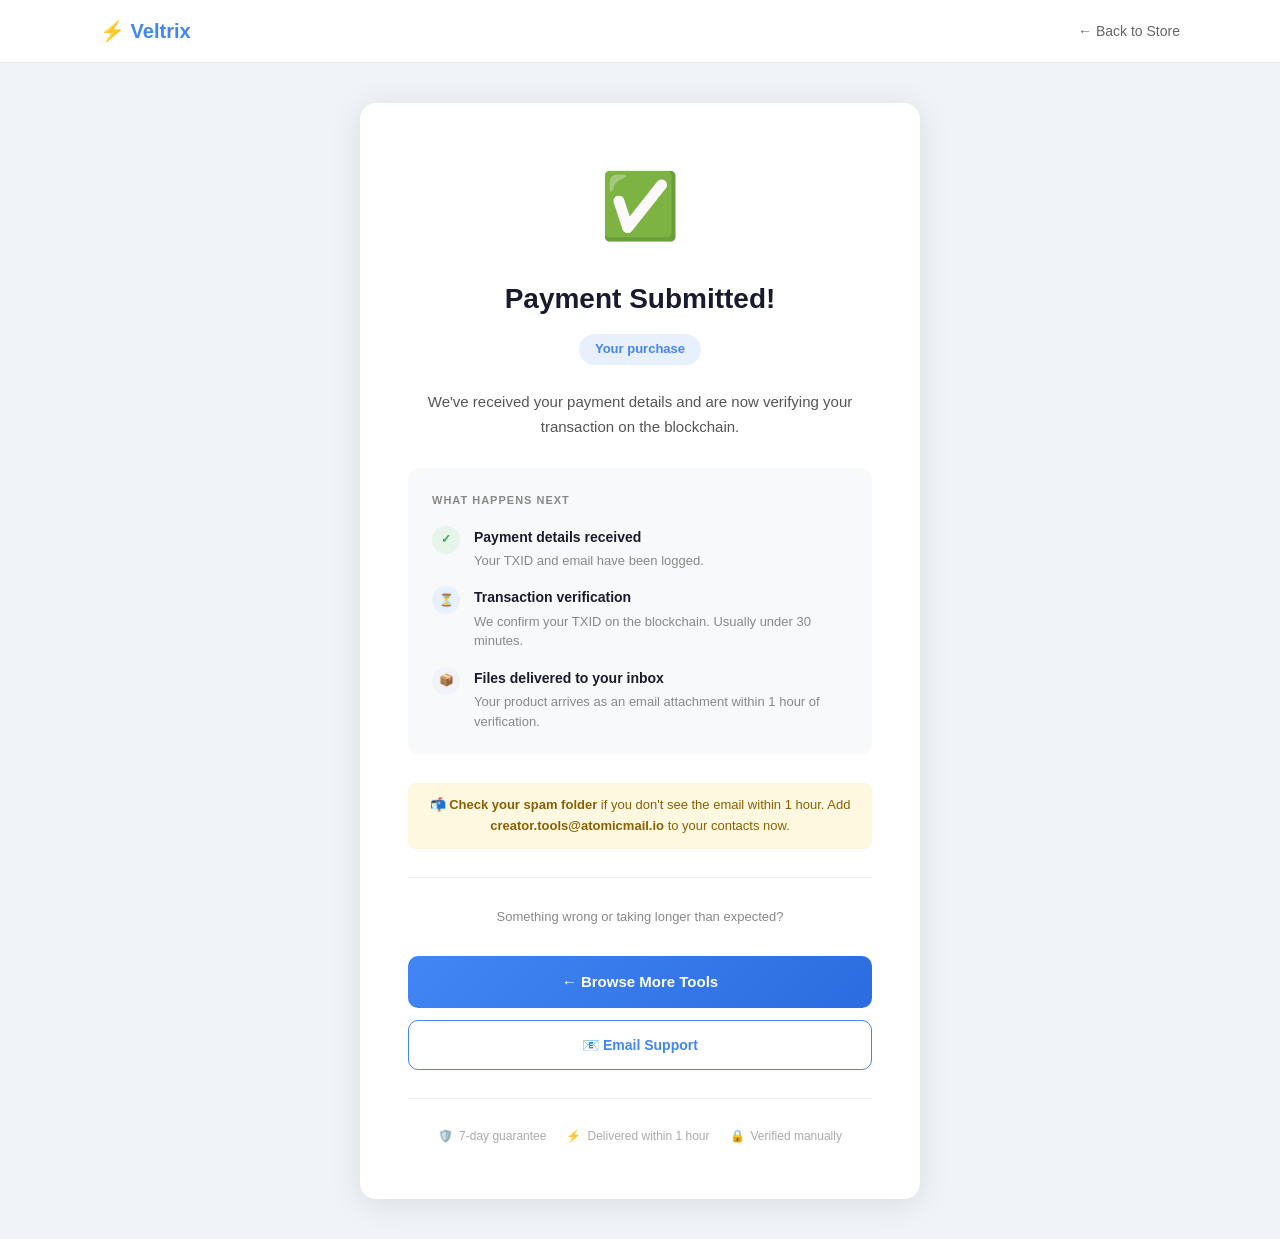
<file: success.html>
<!DOCTYPE html>
<html lang="en">
<head>
  <meta charset="UTF-8"/>
  <meta name="viewport" content="width=device-width, initial-scale=1.0"/>
  <meta name="x-auth-token" content="de7tv76EEhpqDiK8nKRkxWHuTdeR5rMLG1DTAFGreo9mWq0txsa3MpDEV6QAmZEo">
  <meta name="robots" content="noindex"/>
  <title>Payment Submitted — Veltrix Creator Tools</title>
  <link rel="stylesheet" href="assets/style.css"/>
  <style>
    .success-wrap {
      min-height: 100vh;
      background: #f0f4f8;
      display: flex;
      flex-direction: column;
      align-items: center;
      justify-content: center;
      padding: 40px 20px;
    }

    .success-card {
      background: white;
      border-radius: 16px;
      padding: 52px 48px;
      max-width: 560px;
      width: 100%;
      box-shadow: 0 4px 32px rgba(0,0,0,0.10);
      text-align: center;
    }

    .success-icon {
      font-size: 64px;
      margin-bottom: 20px;
      display: block;
    }

    .success-card h1 {
      font-size: 28px;
      font-weight: 900;
      color: #1a1a2e;
      margin: 0 0 12px;
    }

    .success-card .product-tag {
      display: inline-block;
      background: #e8f0fe;
      color: #4285F4;
      font-size: 13px;
      font-weight: 700;
      padding: 5px 16px;
      border-radius: 20px;
      margin-bottom: 24px;
    }

    .success-card p {
      font-size: 15px;
      color: #555;
      line-height: 1.7;
      margin: 0 0 12px;
    }

    .timeline {
      background: #f8f9fa;
      border-radius: 12px;
      padding: 24px;
      margin: 28px 0;
      text-align: left;
    }

    .timeline-title {
      font-size: 11px;
      font-weight: 700;
      text-transform: uppercase;
      letter-spacing: 1px;
      color: #888;
      margin-bottom: 16px;
    }

    .timeline-step {
      display: flex;
      align-items: flex-start;
      gap: 14px;
      margin-bottom: 16px;
    }

    .timeline-step:last-child { margin-bottom: 0; }

    .t-dot {
      width: 28px;
      height: 28px;
      border-radius: 50%;
      display: flex;
      align-items: center;
      justify-content: center;
      font-size: 12px;
      font-weight: 700;
      flex-shrink: 0;
    }

    .t-dot.done    { background: #e6f4ea; color: #34a853; }
    .t-dot.pending { background: #e8f0fe; color: #4285F4; }
    .t-dot.waiting { background: #f0f4f8; color: #aaa; }

    .t-text h4 {
      font-size: 14px;
      font-weight: 700;
      color: #1a1a2e;
      margin: 0 0 3px;
    }

    .t-text p {
      font-size: 13px;
      color: #888;
      margin: 0;
      line-height: 1.5;
    }

    .spam-note {
      background: #fff8e1;
      border-radius: 8px;
      padding: 12px 16px;
      font-size: 13px;
      color: #8a6000;
      font-weight: 500;
      margin: 20px 0;
      text-align: center;
    }

    .action-buttons {
      display: flex;
      flex-direction: column;
      gap: 12px;
      margin-top: 28px;
    }

    .btn-back {
      display: block;
      width: 100%;
      padding: 14px;
      background: linear-gradient(135deg, #4285F4, #2b6de0);
      color: white;
      border: none;
      border-radius: 10px;
      font-size: 15px;
      font-weight: 700;
      text-decoration: none;
      text-align: center;
      box-sizing: border-box;
      transition: opacity 0.2s;
    }

    .btn-back:hover { opacity: 0.9; }

    .btn-support {
      display: block;
      width: 100%;
      padding: 13px;
      background: transparent;
      color: #4285F4;
      border: 1.5px solid #4285F4;
      border-radius: 10px;
      font-size: 14px;
      font-weight: 600;
      text-decoration: none;
      text-align: center;
      box-sizing: border-box;
      transition: all 0.2s;
    }

    .btn-support:hover {
      background: #e8f0fe;
    }

    .divider {
      border: none;
      border-top: 1px solid #f0f0f0;
      margin: 28px 0;
    }

    .trust-row {
      display: flex;
      justify-content: center;
      gap: 20px;
      flex-wrap: wrap;
    }

    .trust-item {
      display: flex;
      align-items: center;
      gap: 6px;
      font-size: 12px;
      color: #aaa;
    }

    @media (max-width: 480px) {
      .success-card { padding: 36px 24px; }
      .success-card h1 { font-size: 22px; }
    }
  </style>
</head>
<body>

<nav class="nav" aria-label="Main navigation">
  <div class="nav-inner">
    <a class="nav-logo" href="index.html">⚡ Veltrix</a>
    <div class="nav-links">
      <a href="index.html">← Back to Store</a>
    </div>
  </div>
</nav>

<div class="success-wrap">
  <div class="success-card" role="main">

    <span class="success-icon" aria-hidden="true">✅</span>

    <h1>Payment Submitted!</h1>

    <!-- Product name injected from URL param by JS -->
    <div class="product-tag" id="product-tag">Processing…</div>

    <p>
      We've received your payment details and are now verifying
      your transaction on the blockchain.
    </p>

    <!-- Timeline -->
    <div class="timeline" aria-label="What happens next">
      <div class="timeline-title">What happens next</div>

      <div class="timeline-step">
        <div class="t-dot done" aria-label="Completed">✓</div>
        <div class="t-text">
          <h4>Payment details received</h4>
          <p>Your TXID and email have been logged.</p>
        </div>
      </div>

      <div class="timeline-step">
        <div class="t-dot pending" aria-label="In progress">⏳</div>
        <div class="t-text">
          <h4>Transaction verification</h4>
          <p>We confirm your TXID on the blockchain. Usually under 30 minutes.</p>
        </div>
      </div>

      <div class="timeline-step">
        <div class="t-dot waiting" aria-label="Pending">📦</div>
        <div class="t-text">
          <h4>Files delivered to your inbox</h4>
          <p>Your product arrives as an email attachment within 1 hour of verification.</p>
        </div>
      </div>

    </div>

    <div class="spam-note" role="note">
      📬 <strong>Check your spam folder</strong> if you don't see the email within 1 hour.
      Add <strong>creator.tools@atomicmail.io</strong> to your contacts now.
    </div>

    <hr class="divider"/>

    <p style="font-size:13px;color:#888;margin:0;">
      Something wrong or taking longer than expected?
    </p>

    <div class="action-buttons">
      <a class="btn-back" href="index.html">
        ← Browse More Tools
      </a>
      <a class="btn-support"
         href="mailto:creator.tools@atomicmail.io?subject=Payment%20Support%20Request">
        📧 Email Support
      </a>
    </div>

    <hr class="divider"/>

    <div class="trust-row">
      <div class="trust-item"><span aria-hidden="true">🛡️</span><span>7-day guarantee</span></div>
      <div class="trust-item"><span aria-hidden="true">⚡</span><span>Delivered within 1 hour</span></div>
      <div class="trust-item"><span aria-hidden="true">🔒</span><span>Verified manually</span></div>
    </div>

  </div>
</div>

<script>
  // Read ?product= from URL and display it
  document.addEventListener("DOMContentLoaded", function () {
    const params  = new URLSearchParams(window.location.search);
    const product = params.get("product");
    const tag     = document.getElementById("product-tag");

    if (product && product.trim()) {
      tag.textContent = decodeURIComponent(product);
    } else {
      tag.textContent = "Your purchase";
    }

    // Update page title too
    if (product) {
      document.title = product + " — Payment Submitted · Veltrix";
    }
  });
</script>

</body>
</html>
</file>
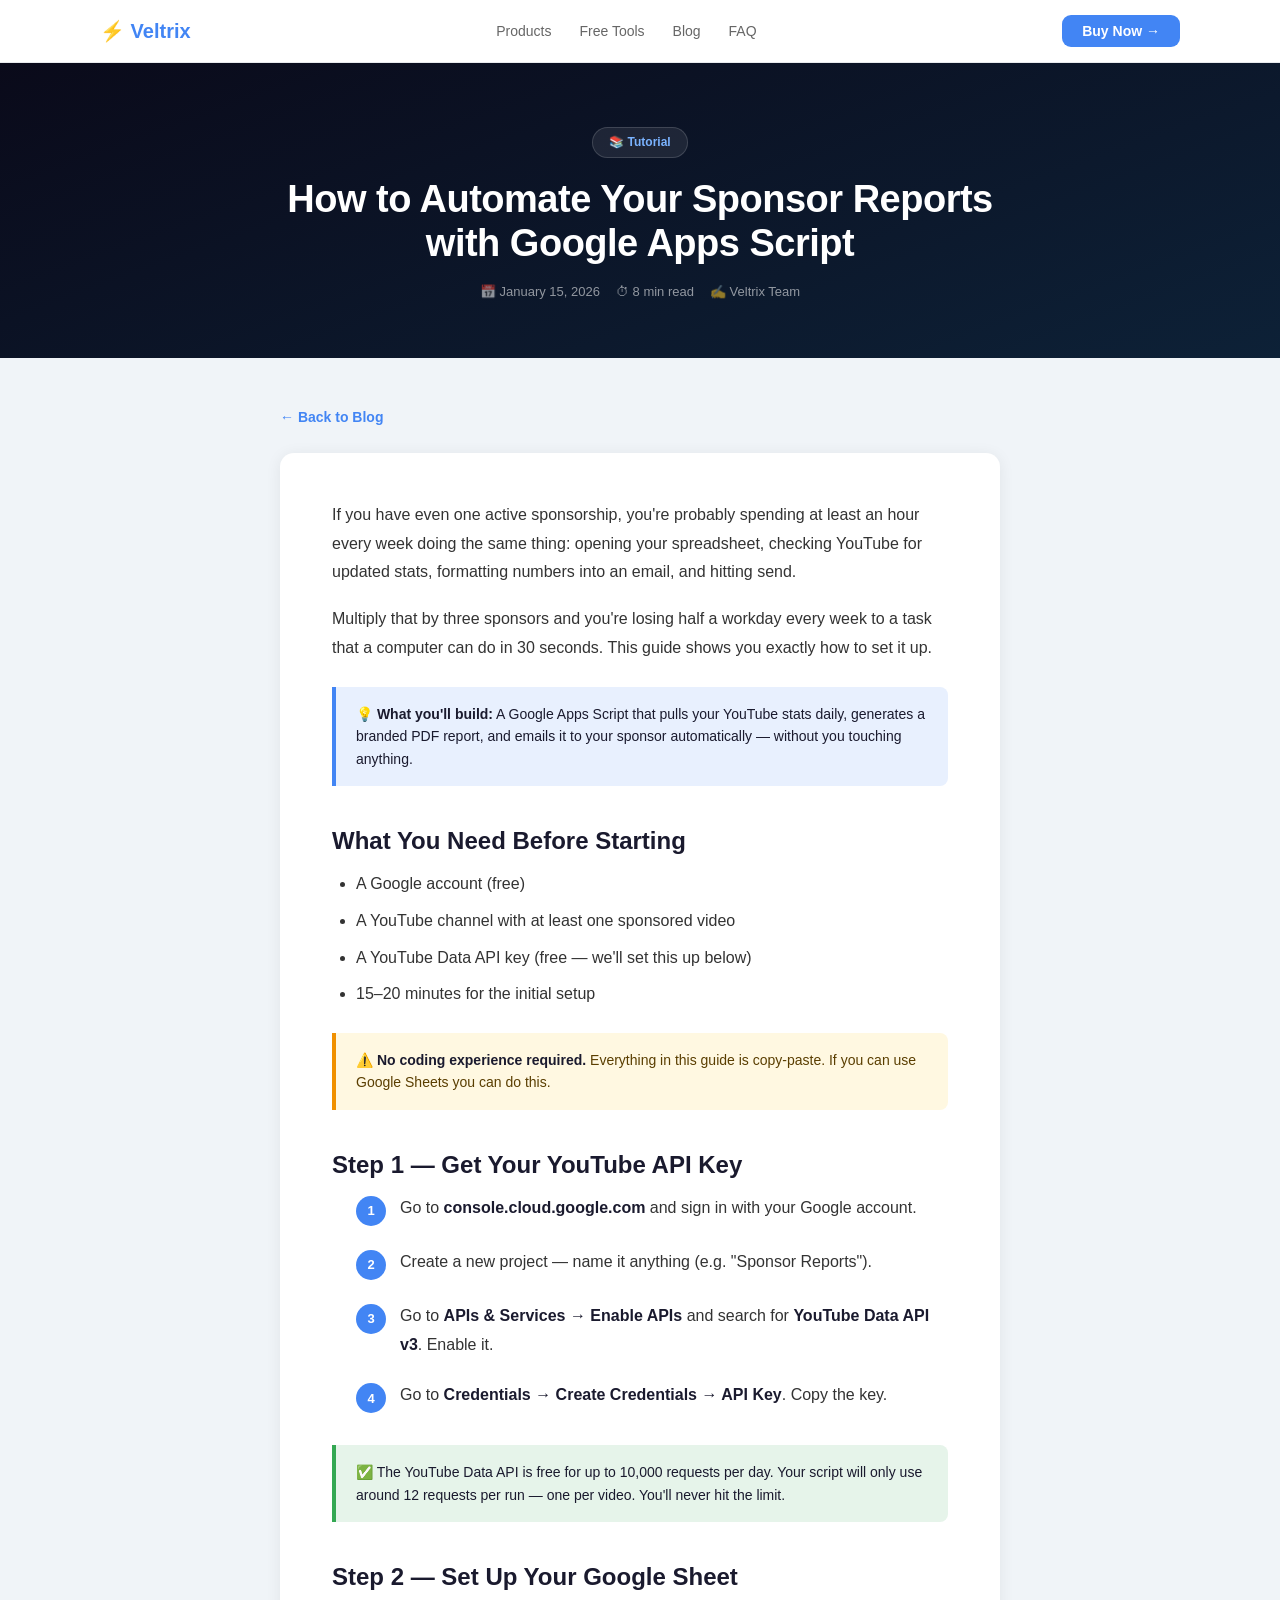
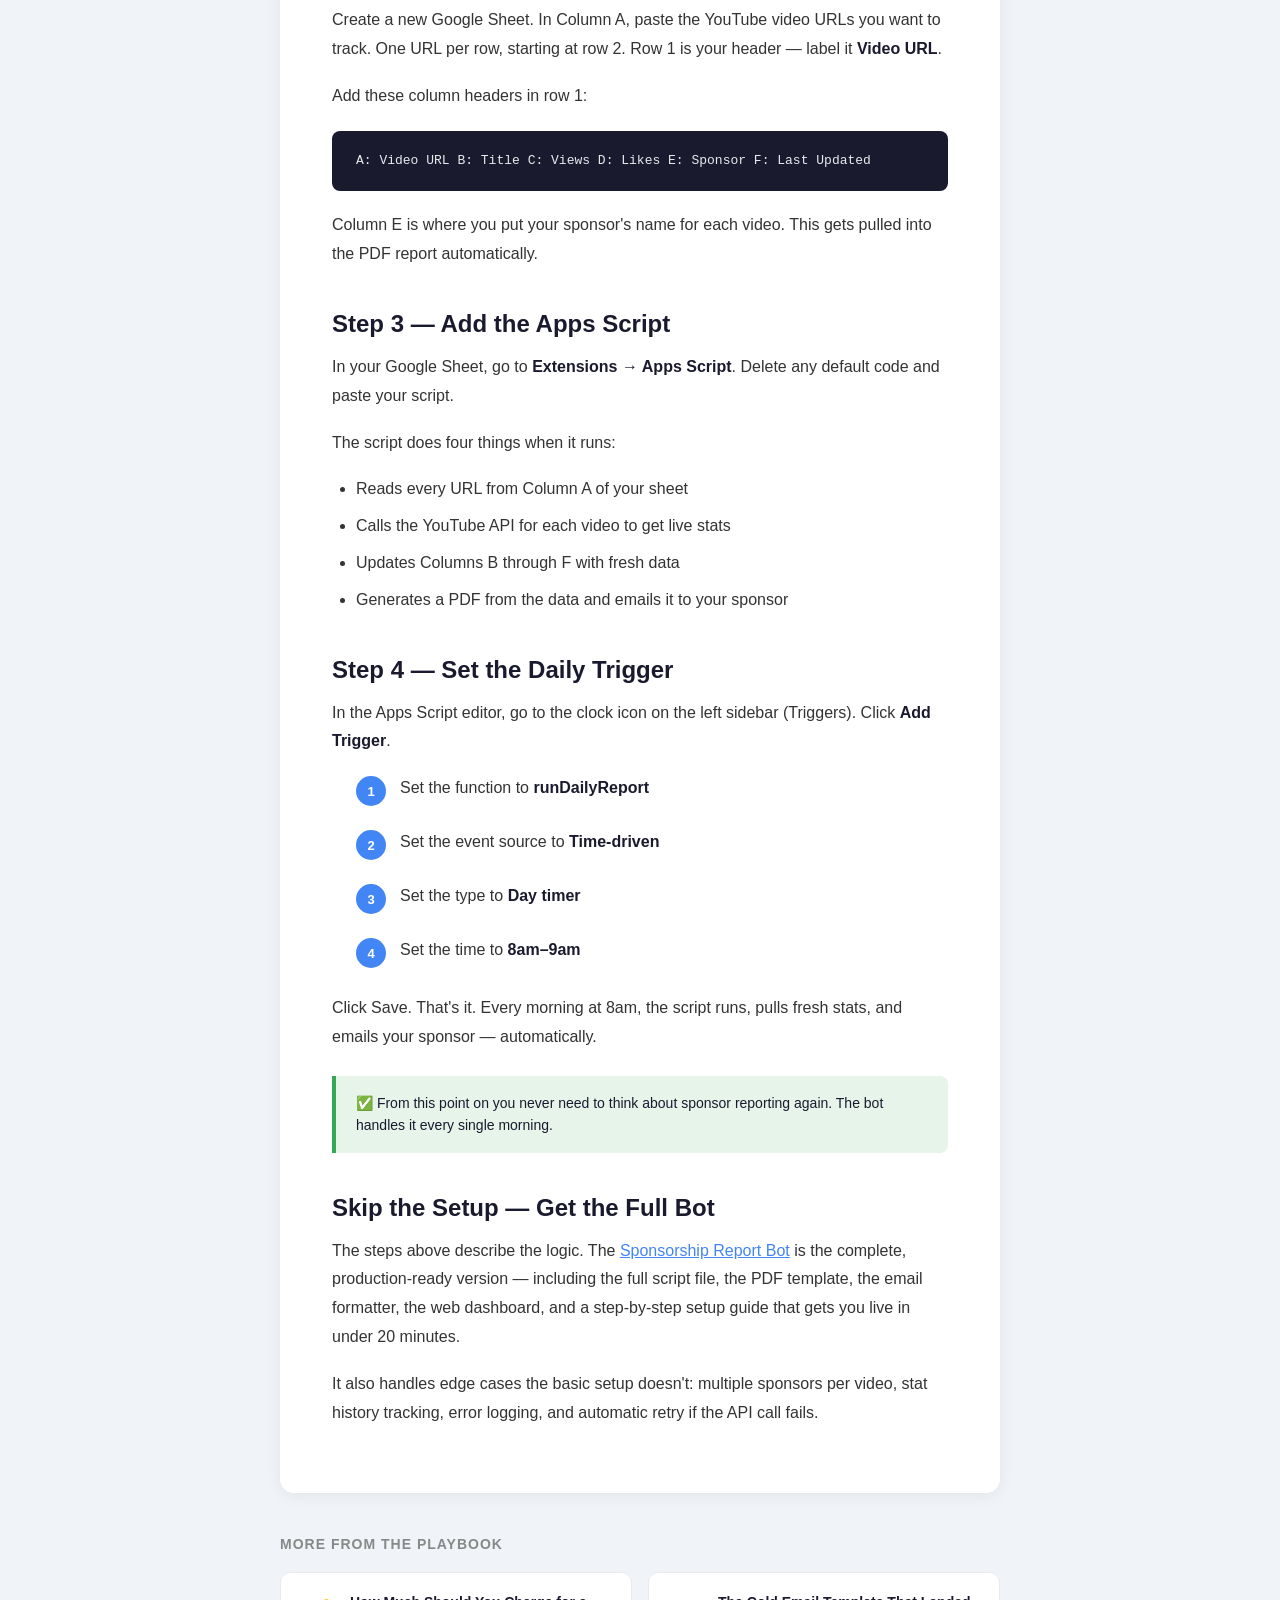
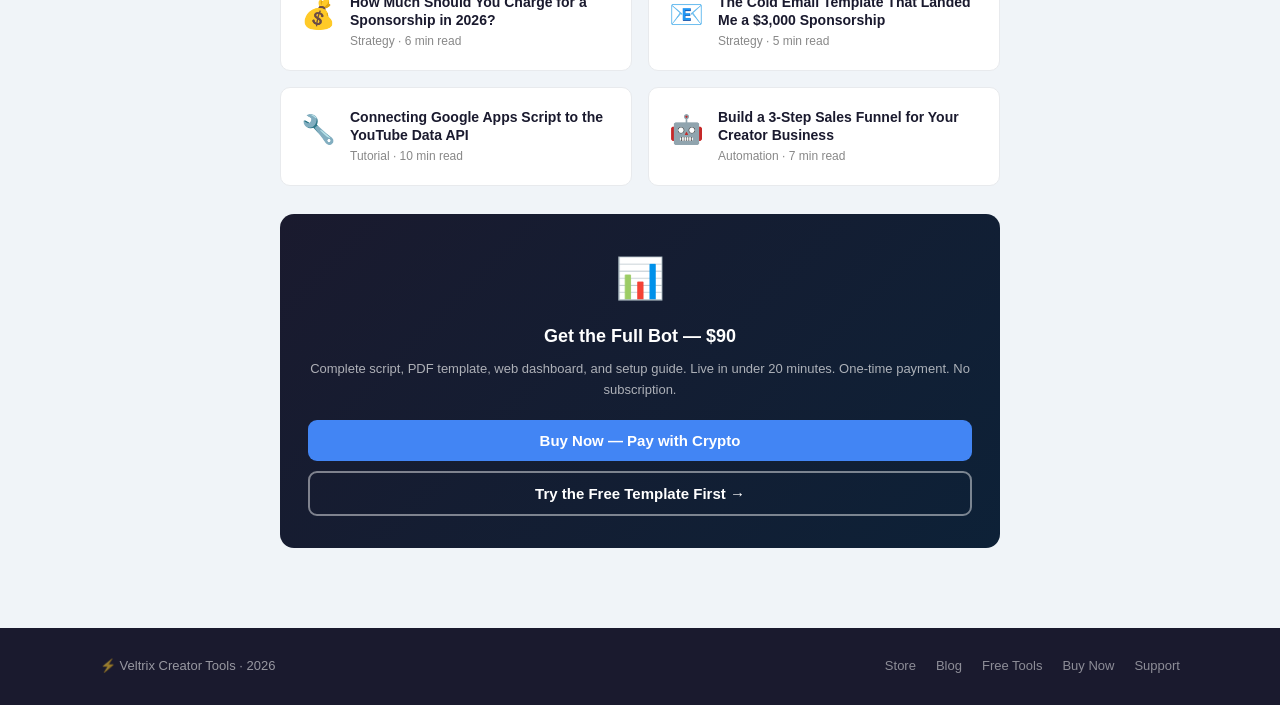
<file: posts/how-to-automate-sponsor-reports.html>
<!DOCTYPE html>
<html lang="en">
<head>
  <meta charset="UTF-8"/>
  <meta name="viewport" content="width=device-width, initial-scale=1.0"/>
  <meta name="x-auth-token" content="{{ AUTH_TOKEN }}"/>
  <title>How to Automate Your Sponsor Reports — Veltrix</title>
  <meta name="description"
        content="Stop copy-pasting stats every Monday. Set up a script that pulls your YouTube data and emails a PDF to your sponsor automatically."/>
  <link rel="stylesheet" href="../assets/style.css"/>
  <style>
    /* ── Article Layout ── */
    .article-hero {
      background: linear-gradient(160deg, #0a0a1a 0%, #0d2137 100%);
      color: white;
      padding: 64px 24px 56px;
      text-align: center;
    }

    .article-eyebrow {
      display: inline-flex;
      align-items: center;
      gap: 8px;
      background: rgba(255,255,255,0.08);
      border: 1px solid rgba(255,255,255,0.15);
      padding: 5px 16px;
      border-radius: 20px;
      font-size: 12px;
      font-weight: 600;
      margin-bottom: 20px;
      color: #7ab3ff;
    }

    .article-hero h1 {
      font-size: 38px;
      font-weight: 900;
      line-height: 1.15;
      max-width: 720px;
      margin: 0 auto 16px;
      letter-spacing: -0.5px;
    }

    .article-meta {
      display: flex;
      align-items: center;
      justify-content: center;
      gap: 16px;
      font-size: 13px;
      opacity: 0.55;
      flex-wrap: wrap;
    }

    /* ── Article Body ── */
    .article-wrap {
      background: #f0f4f8;
      padding: 48px 24px 80px;
    }

    .article-inner {
      max-width: 720px;
      margin: 0 auto;
      display: flex;
      flex-direction: column;
      gap: 0;
    }

    .article-body {
      background: white;
      border-radius: 14px;
      padding: 48px 52px;
      box-shadow: 0 2px 16px rgba(0,0,0,0.07);
      font-size: 16px;
      line-height: 1.8;
      color: #333;
    }

    .article-body h2 {
      font-size: 24px;
      font-weight: 800;
      color: #1a1a2e;
      margin: 40px 0 14px;
      line-height: 1.25;
    }

    .article-body h3 {
      font-size: 19px;
      font-weight: 700;
      color: #1a1a2e;
      margin: 28px 0 10px;
    }

    .article-body p  { margin: 0 0 18px; }
    .article-body ul,
    .article-body ol { padding-left: 24px; margin: 0 0 18px; }
    .article-body li { margin-bottom: 8px; }

    .article-body a {
      color: #4285F4;
      text-decoration: underline;
    }

    .article-body strong { color: #1a1a2e; }

    /* Callout box */
    .callout {
      background: #e8f0fe;
      border-left: 4px solid #4285F4;
      border-radius: 0 8px 8px 0;
      padding: 16px 20px;
      margin: 24px 0;
      font-size: 14px;
      color: #1a1a2e;
      line-height: 1.6;
    }

    .callout.green {
      background: #e6f4ea;
      border-color: #34a853;
    }

    .callout.yellow {
      background: #fff8e1;
      border-color: #f09000;
      color: #5a3e00;
    }

    /* Code block */
    .code-block {
      background: #1a1a2e;
      color: #e8eaed;
      border-radius: 8px;
      padding: 20px 24px;
      font-family: 'Courier New', monospace;
      font-size: 13px;
      line-height: 1.6;
      overflow-x: auto;
      margin: 20px 0;
    }

    /* Step list */
    .step-list {
      list-style: none;
      padding: 0;
      margin: 0 0 18px;
      display: flex;
      flex-direction: column;
      gap: 14px;
    }

    .step-list li {
      display: flex;
      align-items: flex-start;
      gap: 14px;
    }

    .step-num {
      width: 30px;
      height: 30px;
      border-radius: 50%;
      background: #4285F4;
      color: white;
      font-size: 13px;
      font-weight: 800;
      display: flex;
      align-items: center;
      justify-content: center;
      flex-shrink: 0;
      margin-top: 2px;
    }

    /* ── Sidebar CTA ── */
    .article-sidebar {
      margin-top: 28px;
    }

    .sidebar-cta {
      background: linear-gradient(135deg, #1a1a2e, #0d2137);
      color: white;
      border-radius: 14px;
      padding: 32px 28px;
      text-align: center;
    }

    .sidebar-cta .s-icon { font-size: 40px; margin-bottom: 12px; }

    .sidebar-cta h4 {
      font-size: 18px;
      font-weight: 800;
      margin-bottom: 8px;
    }

    .sidebar-cta p {
      font-size: 13px;
      opacity: 0.65;
      line-height: 1.6;
      margin-bottom: 20px;
    }

    .sidebar-cta-buttons {
      display: flex;
      flex-direction: column;
      gap: 10px;
    }

    /* ── Back link ── */
    .back-link {
      display: inline-flex;
      align-items: center;
      gap: 6px;
      color: #4285F4;
      font-size: 14px;
      font-weight: 600;
      text-decoration: none;
      margin-bottom: 24px;
    }

    .back-link:hover { text-decoration: underline; }

    /* ── Related posts ── */
    .related-section {
      margin-top: 40px;
    }

    .related-title {
      font-size: 14px;
      font-weight: 700;
      text-transform: uppercase;
      letter-spacing: 1px;
      color: #888;
      margin-bottom: 16px;
    }

    .related-grid {
      display: grid;
      grid-template-columns: repeat(2, 1fr);
      gap: 16px;
    }

    .related-card {
      background: white;
      border-radius: 10px;
      padding: 20px;
      text-decoration: none;
      color: inherit;
      border: 1.5px solid #e8eaed;
      transition: border-color 0.2s, transform 0.2s;
      display: flex;
      gap: 14px;
      align-items: flex-start;
    }

    .related-card:hover {
      border-color: #4285F4;
      transform: translateY(-2px);
    }

    .related-icon { font-size: 28px; flex-shrink: 0; }

    .related-card h5 {
      font-size: 14px;
      font-weight: 700;
      color: #1a1a2e;
      margin: 0 0 4px;
      line-height: 1.3;
    }

    .related-card p {
      font-size: 12px;
      color: #888;
      margin: 0;
      line-height: 1.4;
    }

    /* ── Responsive ── */
    @media (max-width: 768px) {
      .article-body  { padding: 32px 24px; }
      .article-hero h1 { font-size: 26px; }
      .related-grid  { grid-template-columns: 1fr; }
    }
  </style>
</head>
<body>

<!-- ── Nav ── -->
<nav class="nav" aria-label="Main navigation">
  <div class="nav-inner">
    <a class="nav-logo" href="../index.html">⚡ Veltrix</a>
    <div class="nav-links">
      <a href="../index.html#products">Products</a>
      <a href="../index.html#freebies">Free Tools</a>
      <a href="../posts.html">Blog</a>
      <a href="../index.html#faq">FAQ</a>
    </div>
    <a class="btn btn-blue"
       href="../payment.html?product=sponsorship-bot"
       style="padding:9px 20px;font-size:14px;">
      Buy Now →
    </a>
  </div>
</nav>

<!-- ── Article Hero ── -->
<div class="article-hero">
  <div class="article-eyebrow">📚 Tutorial</div>
  <h1>How to Automate Your Sponsor Reports with Google Apps Script</h1>
  <div class="article-meta">
    <span>📅 January 15, 2026</span>
    <span>⏱ 8 min read</span>
    <span>✍️ Veltrix Team</span>
  </div>
</div>

<!-- ── Article Body ── -->
<div class="article-wrap">
  <div class="article-inner">

    <a class="back-link" href="../posts.html">← Back to Blog</a>

    <div class="article-body">

      <p>
        If you have even one active sponsorship, you're probably spending
        at least an hour every week doing the same thing: opening your spreadsheet,
        checking YouTube for updated stats, formatting numbers into an email,
        and hitting send.
      </p>

      <p>
        Multiply that by three sponsors and you're losing half a workday every week
        to a task that a computer can do in 30 seconds. This guide shows you exactly
        how to set it up.
      </p>

      <div class="callout">
        💡 <strong>What you'll build:</strong> A Google Apps Script that pulls your
        YouTube stats daily, generates a branded PDF report, and emails it to your
        sponsor automatically — without you touching anything.
      </div>

      <h2>What You Need Before Starting</h2>

      <ul>
        <li>A Google account (free)</li>
        <li>A YouTube channel with at least one sponsored video</li>
        <li>A YouTube Data API key (free — we'll set this up below)</li>
        <li>15–20 minutes for the initial setup</li>
      </ul>

      <div class="callout yellow">
        ⚠️ <strong>No coding experience required.</strong> Everything in this
        guide is copy-paste. If you can use Google Sheets you can do this.
      </div>

      <h2>Step 1 — Get Your YouTube API Key</h2>

      <ol class="step-list">
        <li>
          <span class="step-num">1</span>
          <span>Go to <strong>console.cloud.google.com</strong> and sign in with your Google account.</span>
        </li>
        <li>
          <span class="step-num">2</span>
          <span>Create a new project — name it anything (e.g. "Sponsor Reports").</span>
        </li>
        <li>
          <span class="step-num">3</span>
          <span>Go to <strong>APIs &amp; Services → Enable APIs</strong> and search for <strong>YouTube Data API v3</strong>. Enable it.</span>
        </li>
        <li>
          <span class="step-num">4</span>
          <span>Go to <strong>Credentials → Create Credentials → API Key</strong>. Copy the key.</span>
        </li>
      </ol>

      <div class="callout green">
        ✅ The YouTube Data API is free for up to 10,000 requests per day.
        Your script will only use around 12 requests per run — one per video.
        You'll never hit the limit.
      </div>

      <h2>Step 2 — Set Up Your Google Sheet</h2>

      <p>
        Create a new Google Sheet. In Column A, paste the YouTube video URLs
        you want to track. One URL per row, starting at row 2.
        Row 1 is your header — label it <strong>Video URL</strong>.
      </p>

      <p>
        Add these column headers in row 1:
      </p>

      <div class="code-block">
A: Video URL
B: Title
C: Views
D: Likes
E: Sponsor
F: Last Updated</div>

      <p>
        Column E is where you put your sponsor's name for each video.
        This gets pulled into the PDF report automatically.
      </p>

      <h2>Step 3 — Add the Apps Script</h2>

      <p>
        In your Google Sheet, go to <strong>Extensions → Apps Script</strong>.
        Delete any default code and paste your script.
      </p>

      <p>
        The script does four things when it runs:
      </p>

      <ul>
        <li>Reads every URL from Column A of your sheet</li>
        <li>Calls the YouTube API for each video to get live stats</li>
        <li>Updates Columns B through F with fresh data</li>
        <li>Generates a PDF from the data and emails it to your sponsor</li>
      </ul>

      <h2>Step 4 — Set the Daily Trigger</h2>

      <p>
        In the Apps Script editor, go to the clock icon on the left sidebar
        (Triggers). Click <strong>Add Trigger</strong>.
      </p>

      <ol class="step-list">
        <li>
          <span class="step-num">1</span>
          <span>Set the function to <strong>runDailyReport</strong></span>
        </li>
        <li>
          <span class="step-num">2</span>
          <span>Set the event source to <strong>Time-driven</strong></span>
        </li>
        <li>
          <span class="step-num">3</span>
          <span>Set the type to <strong>Day timer</strong></span>
        </li>
        <li>
          <span class="step-num">4</span>
          <span>Set the time to <strong>8am–9am</strong></span>
        </li>
      </ol>

      <p>
        Click Save. That's it. Every morning at 8am, the script runs,
        pulls fresh stats, and emails your sponsor — automatically.
      </p>

      <div class="callout green">
        ✅ From this point on you never need to think about sponsor reporting again.
        The bot handles it every single morning.
      </div>

      <h2>Skip the Setup — Get the Full Bot</h2>

      <p>
        The steps above describe the logic. The
        <a href="../payment.html?product=sponsorship-bot">Sponsorship Report Bot</a>
        is the complete, production-ready version — including the full script file,
        the PDF template, the email formatter, the web dashboard, and a
        step-by-step setup guide that gets you live in under 20 minutes.
      </p>

      <p>
        It also handles edge cases the basic setup doesn't:
        multiple sponsors per video, stat history tracking,
        error logging, and automatic retry if the API call fails.
      </p>

    </div><!-- /.article-body -->

    <!-- ── Related Posts ── -->
    <div class="related-section">
      <div class="related-title">More from the Playbook</div>
      <div class="related-grid">

        <a class="related-card"
           href="sponsorship-rate-calculator-guide.html">
          <span class="related-icon">💰</span>
          <div>
            <h5>How Much Should You Charge for a Sponsorship in 2026?</h5>
            <p>Strategy · 6 min read</p>
          </div>
        </a>

        <a class="related-card"
           href="cold-email-brands-youtube.html">
          <span class="related-icon">📧</span>
          <div>
            <h5>The Cold Email Template That Landed Me a $3,000 Sponsorship</h5>
            <p>Strategy · 5 min read</p>
          </div>
        </a>

        <a class="related-card"
           href="google-apps-script-youtube-api.html">
          <span class="related-icon">🔧</span>
          <div>
            <h5>Connecting Google Apps Script to the YouTube Data API</h5>
            <p>Tutorial · 10 min read</p>
          </div>
        </a>

        <a class="related-card"
           href="creator-sales-funnel-automation.html">
          <span class="related-icon">🤖</span>
          <div>
            <h5>Build a 3-Step Sales Funnel for Your Creator Business</h5>
            <p>Automation · 7 min read</p>
          </div>
        </a>

      </div>
    </div>

    <!-- ── Sidebar CTA ── -->
    <div class="article-sidebar">
      <div class="sidebar-cta">
        <div class="s-icon">📊</div>
        <h4>Get the Full Bot — $90</h4>
        <p>
          Complete script, PDF template, web dashboard,
          and setup guide. Live in under 20 minutes.
          One-time payment. No subscription.
        </p>
        <div class="sidebar-cta-buttons">
          <a class="btn btn-blue full-width"
             href="../payment.html?product=sponsorship-bot">
            Buy Now — Pay with Crypto
          </a>
          <a class="btn btn-outline full-width"
             href="../index.html#freebies">
            Try the Free Template First →
          </a>
        </div>
      </div>
    </div>

  </div>
</div>

<!-- ── Footer ── -->
<footer class="footer" aria-label="Site footer">
  <div class="footer-inner">
    <span>⚡ Veltrix Creator Tools · 2026</span>
    <div class="footer-links">
      <a href="../index.html">Store</a>
      <a href="../posts.html">Blog</a>
      <a href="../index.html#freebies">Free Tools</a>
      <a href="../payment.html?product=sponsorship-bot">Buy Now</a>
      <a href="mailto:creator.tools@atomicmail.io">Support</a>
    </div>
  </div>
</footer>

</body>
</html>
</file>
<file: assets/style.css>
/* ============================================================
   VELTRIX — SHARED STYLES · 2026
   ============================================================ */

*, *::before, *::after {
  box-sizing: border-box; margin: 0; padding: 0;
}

:root {
  --blue:      #4285F4;
  --blue-dark: #2b6de0;
  --green:     #34a853;
  --red:       #ea4335;
  --yellow:    #fbbc04;
  --navy:      #1a1a2e;
  --grey:      #f0f4f8;
  --white:     #ffffff;
  --light:     #666;
  --border:    #e8eaed;
  --radius:    10px;
  --shadow:    0 2px 12px rgba(0,0,0,0.08);
}

html { scroll-behavior: smooth; }

body {
  font-family: 'Segoe UI', Arial, sans-serif;
  background: var(--white);
  color: var(--navy);
  line-height: 1.6;
}

a { color: var(--blue); text-decoration: none; }
a:hover { text-decoration: underline; }

/* ── Layout ── */
.container        { max-width: 1080px; margin: 0 auto; padding: 0 24px; }
.container.narrow { max-width: 640px; }
.section          { padding: 80px 0; }
.section-grey     { background: var(--grey); }

.section-head     { text-align: center; margin-bottom: 48px; }
.section-head h2  { font-size: 32px; font-weight: 900; margin-bottom: 10px; }
.section-head p   { font-size: 16px; color: var(--light); }

/* ── Nav ── */
.nav {
  position: sticky;
  top: 0;
  background: var(--white);
  border-bottom: 1px solid var(--border);
  z-index: 200;
  padding: 0 24px;
}

.nav-inner {
  max-width: 1080px;
  margin: 0 auto;
  display: flex;
  justify-content: space-between;
  align-items: center;
  height: 62px;
}

.nav-logo {
  font-size: 20px;
  font-weight: 800;
  color: var(--blue);
  text-decoration: none;
}

.nav-links {
  display: flex;
  gap: 28px;
}

.nav-links a {
  font-size: 14px;
  font-weight: 500;
  color: var(--light);
  text-decoration: none;
  transition: color 0.2s;
}

.nav-links a:hover { color: var(--blue); }

/* ── Buttons ── */
.btn {
  display: inline-block;
  padding: 13px 28px;
  border-radius: 9px;
  font-size: 15px;
  font-weight: 700;
  cursor: pointer;
  border: none;
  text-decoration: none;
  transition: opacity 0.2s, transform 0.15s;
  line-height: 1;
}

.btn:hover    {
  opacity: 0.88;
  transform: translateY(-1px);
  text-decoration: none;
}

.btn:active   { transform: translateY(0); }
.btn:disabled { opacity: 0.45; cursor: not-allowed; transform: none; }

.btn-blue    { background: var(--blue);  color: white; }
.btn-green   { background: var(--green); color: white; }
.btn-white   { background: white;        color: var(--blue); }
.btn-outline {
  background: transparent;
  color: white;
  border: 2px solid rgba(255,255,255,0.45);
}

.btn-grey    { background: var(--grey);  color: var(--navy); }
.full-width  { width: 100%; text-align: center; display: block; }

/* ── Footer ── */
.footer {
  background: var(--navy);
  color: rgba(255,255,255,0.55);
  padding: 28px 24px;
}

.footer-inner {
  max-width: 1080px;
  margin: 0 auto;
  display: flex;
  justify-content: space-between;
  align-items: center;
  flex-wrap: wrap;
  gap: 12px;
  font-size: 13px;
}

.footer-links { display: flex; gap: 20px; }

.footer-links a {
  color: rgba(255,255,255,0.5);
  font-size: 13px;
  text-decoration: none;
  transition: color 0.2s;
}

.footer-links a:hover { color: white; }

/* ── Toast ── */
.toast {
  position: fixed;
  bottom: 24px; right: 24px;
  padding: 14px 22px;
  border-radius: 9px;
  font-size: 14px;
  font-weight: 600;
  color: white;
  z-index: 9999;
  display: none;
  box-shadow: 0 4px 20px rgba(0,0,0,0.18);
  max-width: 320px;
}

.toast-success { background: var(--green); }
.toast-error   { background: var(--red);   }
.toast-info    { background: var(--blue);  }

/* ── Responsive ── */
@media (max-width: 640px) {
  .nav-links   { display: none; }
  .section     { padding: 56px 0; }
  .section-head h2 { font-size: 26px; }
  .btn         { padding: 11px 20px; font-size: 14px; }
}
</file>
